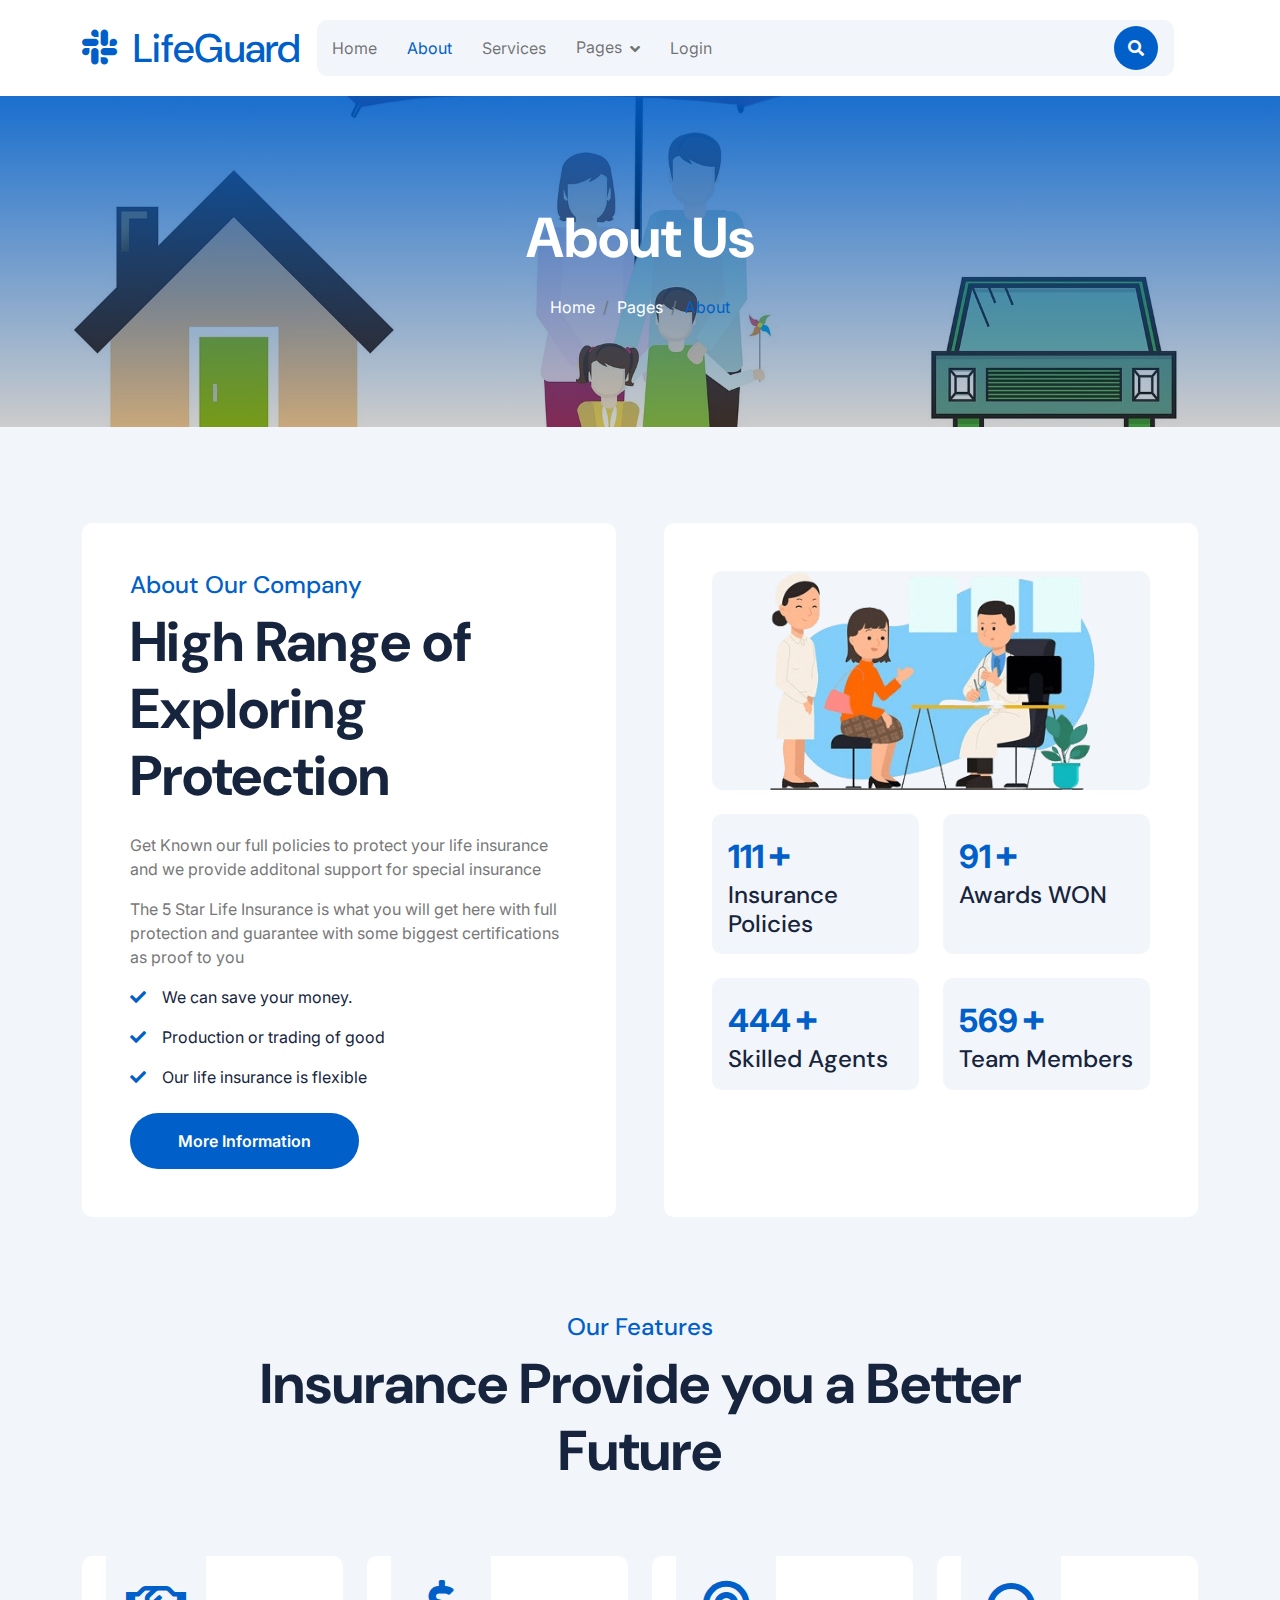
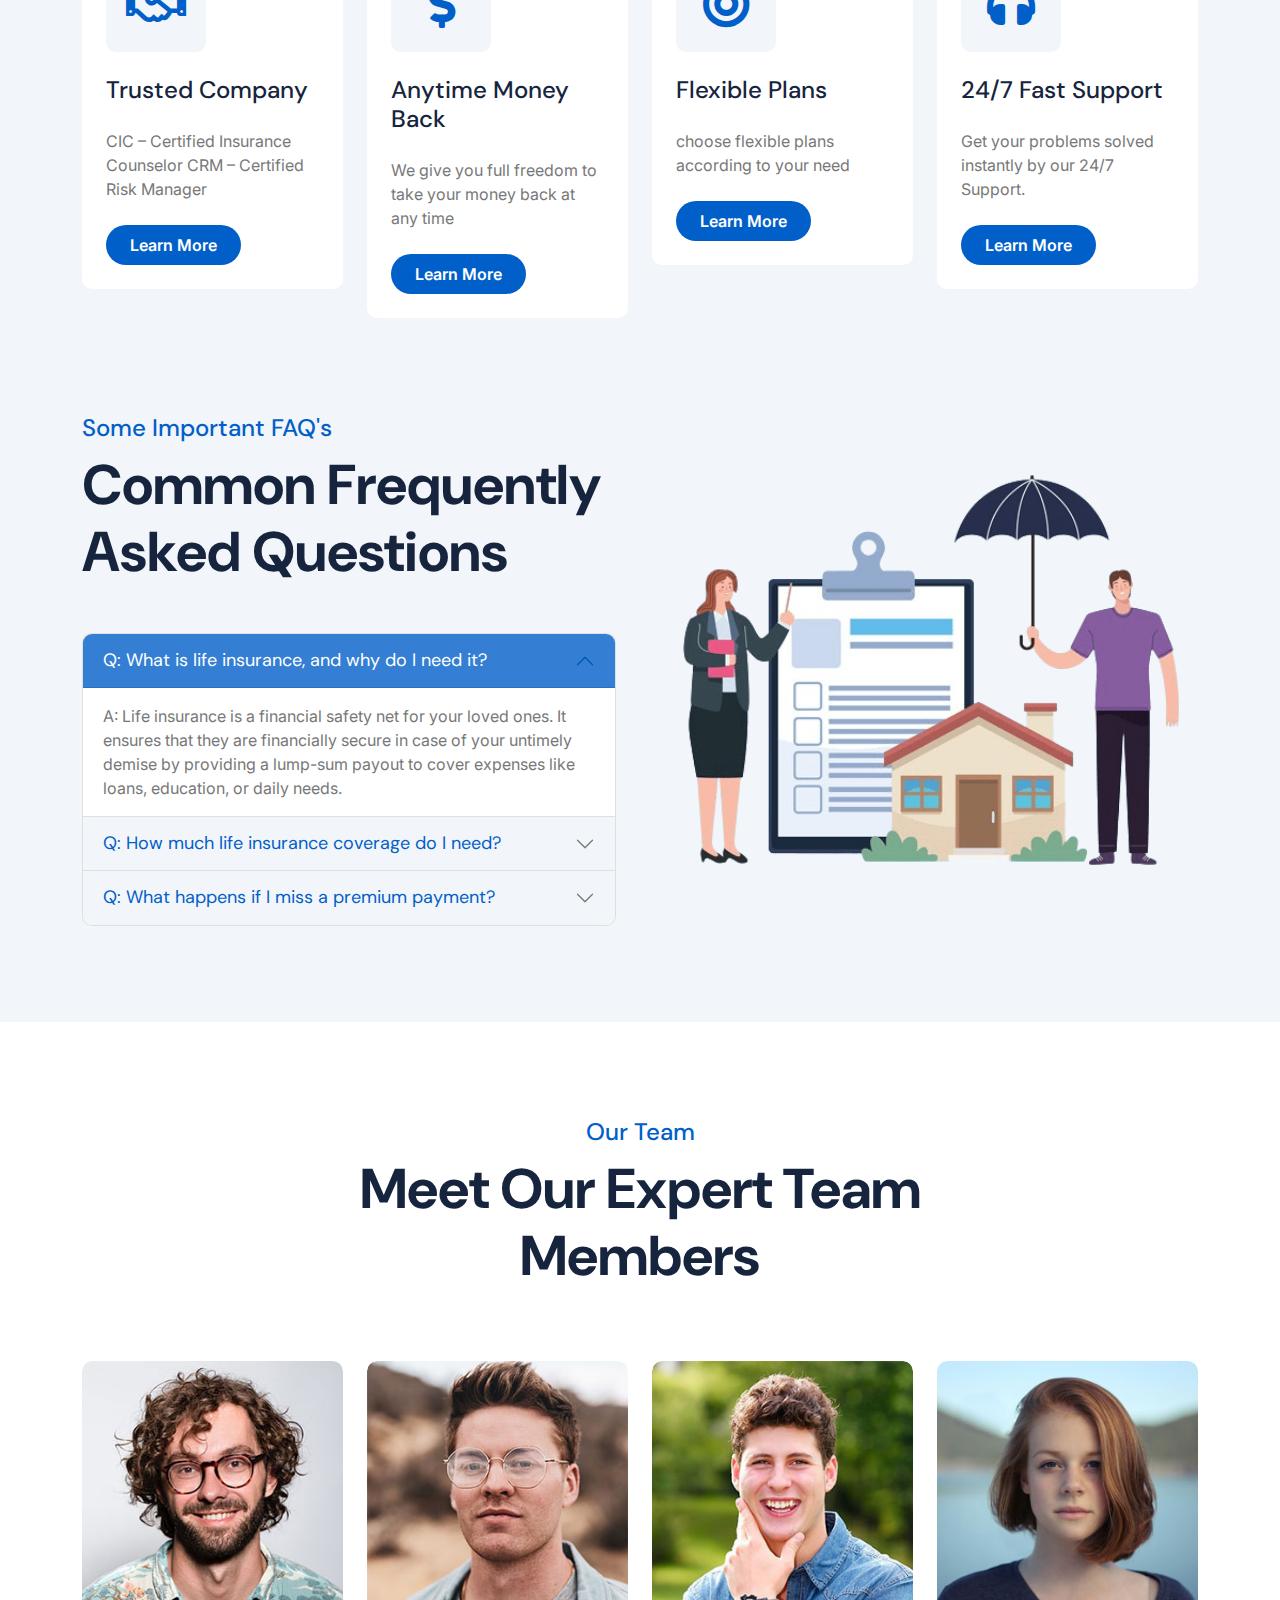
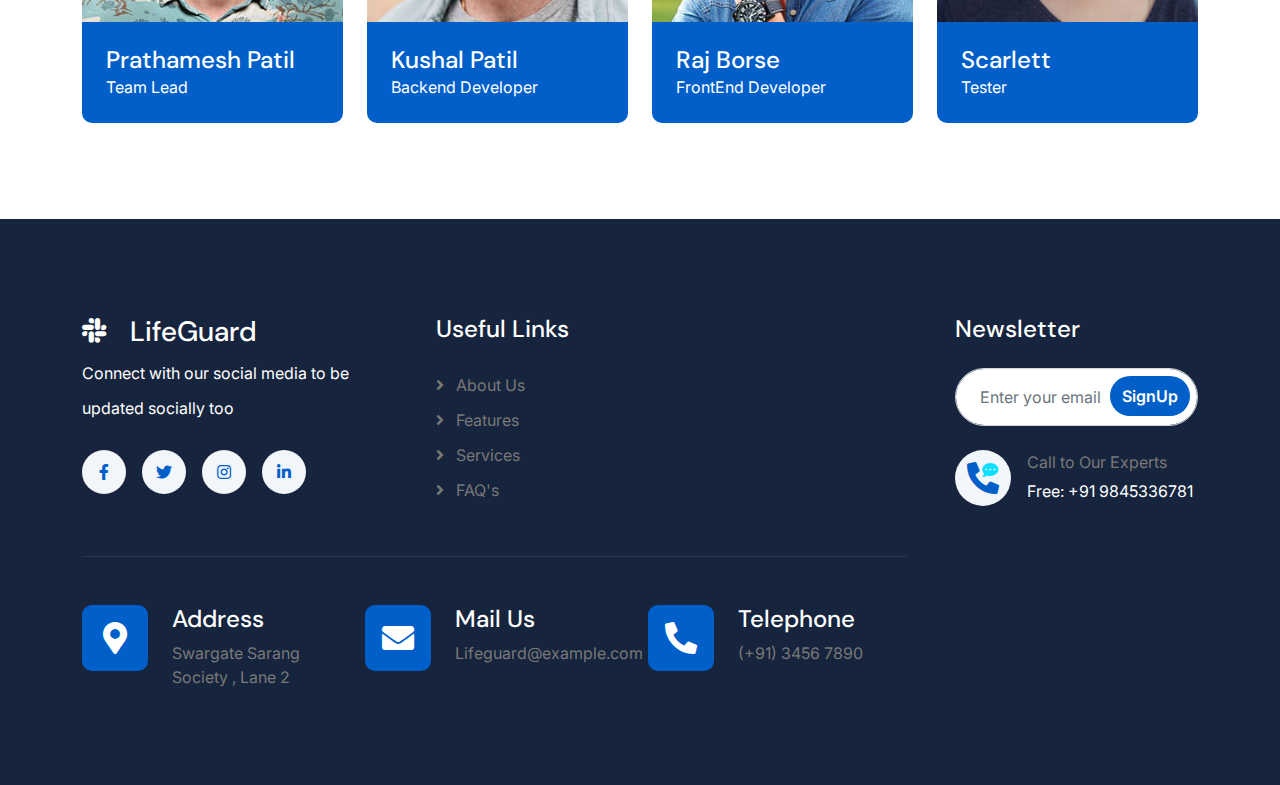
<file: about.html>
<!DOCTYPE html>
<html lang="en">

    <head>
        <meta charset="utf-8">
        <title>LifeGuard</title>
        <meta content="width=device-width, initial-scale=1.0" name="viewport">
        <meta content="" name="keywords">
        <meta content="" name="description">

        <!-- Google Web Fonts -->
        <link rel="preconnect" href="https://fonts.googleapis.com">
        <link rel="preconnect" href="https://fonts.gstatic.com" crossorigin>
        <link href="https://fonts.googleapis.com/css2?family=DM+Sans:ital,opsz,wght@0,9..40,100..1000;1,9..40,100..1000&family=Inter:slnt,wght@-10..0,100..900&display=swap" rel="stylesheet">

        <!-- Icon Font Stylesheet -->
        <link rel="stylesheet" href="https://use.fontawesome.com/releases/v5.15.4/css/all.css"/>
        <link href="https://cdn.jsdelivr.net/npm/bootstrap-icons@1.4.1/font/bootstrap-icons.css" rel="stylesheet">

        <!-- Libraries Stylesheet -->
        
        
        <link href="lib/owlcarousel/assets/owl.carousel.min.css" rel="stylesheet">


        <!-- Customized Bootstrap Stylesheet -->
        <link href="css/bootstrap.min.css" rel="stylesheet">

        <!-- Template Stylesheet -->
        <link href="css/style.css" rel="stylesheet">
    </head>

    <body>

        <!-- Spinner Start -->
        <div id="spinner" class="show bg-white position-fixed translate-middle w-100 vh-100 top-50 start-50 d-flex align-items-center justify-content-center">
            <div class="spinner-border text-primary" style="width: 3rem; height: 3rem;" role="status">
                <span class="sr-only">Loading...</span>
            </div>
        </div>
        <!-- Spinner End -->

        
        <!-- Navbar & Hero Start -->
        <div class="container-fluid nav-bar px-0 px-lg-4 py-lg-0">
            <div class="container">
                <nav class="navbar navbar-expand-lg navbar-light"> 
                    <a href="#" class="navbar-brand p-0">
                        <h1 class="text-primary mb-0"><i class="fab fa-slack me-2"></i> LifeGuard</h1>
                        <!-- <img src="img/logo.png" alt="Logo"> -->
                    </a>
                    <button class="navbar-toggler" type="button" data-bs-toggle="collapse" data-bs-target="#navbarCollapse">
                        <span class="fa fa-bars"></span>
                    </button>
                    <div class="collapse navbar-collapse" id="navbarCollapse">
                        <div class="navbar-nav mx-0 mx-lg-auto">
                            <a href="index.html" class="nav-item nav-link">Home</a>
                            <a href="about.html" class="nav-item nav-link active">About</a>
                            <a href="service.html" class="nav-item nav-link">Services</a>
                            <div class="nav-item dropdown">
                                <a href="#" class="nav-link" data-bs-toggle="dropdown">
                                    <span class="dropdown-toggle">Pages</span>
                                </a>
                                <div class="dropdown-menu">
                                    <a href="feature.html" class="dropdown-item">Our Features</a>
                                    <a href="team.html" class="dropdown-item">Our team</a>
                                    
                                    <a href="FAQ.html" class="dropdown-item">FAQs</a>
                                    
                                </div>
                            </div>
                            <a href="login.html" class="nav-item nav-link">Login</a>
                            <div class="nav-btn px-3">
                                <button class="btn-search btn btn-primary btn-md-square rounded-circle flex-shrink-0" data-bs-toggle="modal" data-bs-target="#searchModal"><i class="fas fa-search"></i></button>
                                
                            </div>
                        </div>
                    </div>
                    <div class="d-none d-xl-flex flex-shrink-0 ps-4">
                        
                        
                    </div>
                </nav>
            </div>
        </div>
        <!-- Navbar & Hero End -->

        <!-- Modal Search Start -->
        <div class="modal fade" id="searchModal" tabindex="-1" aria-labelledby="exampleModalLabel" aria-hidden="true">
            <div class="modal-dialog modal-fullscreen">
                <div class="modal-content rounded-0">
                    <div class="modal-header">
                        <h5 class="modal-title" id="exampleModalLabel">Search by keyword</h5>
                        <button type="button" class="btn-close" data-bs-dismiss="modal" aria-label="Close"></button>
                    </div>
                    <div class="modal-body d-flex align-items-center bg-primary">
                        <div class="input-group w-75 mx-auto d-flex">
                            <input type="search" class="form-control p-3" placeholder="keywords" aria-describedby="search-icon-1">
                            <span id="search-icon-1" class="btn bg-light border nput-group-text p-3"><i class="fa fa-search"></i></span>
                        </div>
                    </div>
                </div>
            </div>
        </div>
        <!-- Modal Search End -->


        <!-- Header Start -->
        <div class="container-fluid bg-breadcrumb">
            <div class="container text-center py-5" style="max-width: 900px;">
                <h4 class="text-white display-4 mb-4 wow fadeInDown" data-wow-delay="0.1s">About Us</h4>
                <ol class="breadcrumb d-flex justify-content-center mb-0 wow fadeInDown" data-wow-delay="0.3s">
                    <li class="breadcrumb-item"><a href="index.html">Home</a></li>
                    <li class="breadcrumb-item"><a href="#">Pages</a></li>
                    <li class="breadcrumb-item active text-primary">About</li>
                </ol>    
            </div>
        </div>
        <!-- Header End -->


        <!-- About Start -->
        <div class="container-fluid bg-light about py-5">
            <div class="container py-5">
                <div class="row g-5">
                    <div class="col-xl-6 wow fadeInLeft" data-wow-delay="0.2s">
                        <div class="about-item-content bg-white rounded p-5 h-100">
                            <h4 class="text-primary">About Our Company</h4>
                            <h1 class="display-4 mb-4">High Range of Exploring Protection</h1>
                            <p>Get Known our full policies to protect your life insurance and we provide additonal support for special insurance
                            </p>
                            <p>The 5 Star Life Insurance is what you will get here with full protection and guarantee with some biggest certifications as proof to you
                            </p>
                            <p class="text-dark"><i class="fa fa-check text-primary me-3"></i>We can save your money.</p>
                            <p class="text-dark"><i class="fa fa-check text-primary me-3"></i>Production or trading of good</p>
                            <p class="text-dark mb-4"><i class="fa fa-check text-primary me-3"></i>Our life insurance is flexible</p>
                            <a class="btn btn-primary rounded-pill py-3 px-5" href="#">More Information</a>
                        </div>
                    </div>
                    <div class="col-xl-6 wow fadeInRight" data-wow-delay="0.2s">
                        <div class="bg-white rounded p-5 h-100">
                            <div class="row g-4 justify-content-center">
                                <div class="col-12">
                                    <div class="rounded bg-light">
                                        <img src="img/about-1.png" class="img-fluid rounded w-100" alt="">
                                    </div>
                                </div>
                                <div class="col-sm-6">
                                    <div class="counter-item bg-light rounded p-3 h-100">
                                        <div class="counter-counting">
                                            <span class="text-primary fs-2 fw-bold" data-toggle="counter-up">111</span>
                                            <span class="h1 fw-bold text-primary">+</span>
                                        </div>
                                        <h4 class="mb-0 text-dark">Insurance Policies</h4>
                                    </div>
                                </div>
                                <div class="col-sm-6">
                                    <div class="counter-item bg-light rounded p-3 h-100">
                                        <div class="counter-counting">
                                            <span class="text-primary fs-2 fw-bold" data-toggle="counter-up">91</span>
                                            <span class="h1 fw-bold text-primary">+</span>
                                        </div>
                                        <h4 class="mb-0 text-dark">Awards WON</h4>
                                    </div>
                                </div>
                                <div class="col-sm-6">
                                    <div class="counter-item bg-light rounded p-3 h-100">
                                        <div class="counter-counting">
                                            <span class="text-primary fs-2 fw-bold" data-toggle="counter-up">444</span>
                                            <span class="h1 fw-bold text-primary">+</span>
                                        </div>
                                        <h4 class="mb-0 text-dark">Skilled Agents</h4>
                                    </div>
                                </div>
                                <div class="col-sm-6">
                                    <div class="counter-item bg-light rounded p-3 h-100">
                                        <div class="counter-counting">
                                            <span class="text-primary fs-2 fw-bold" data-toggle="counter-up">569</span>
                                            <span class="h1 fw-bold text-primary">+</span>
                                        </div>
                                        <h4 class="mb-0 text-dark">Team Members</h4>
                                    </div>
                                </div>
                            </div>
                        </div>
                    </div>
                </div>
            </div>
        </div>
        <!-- About End -->


        <!-- Feature Start -->
        <div class="container-fluid feature bg-light pb-5">
            <div class="container pb-5">
                <div class="text-center mx-auto pb-5 wow fadeInUp" data-wow-delay="0.2s" style="max-width: 800px;">
                    <h4 class="text-primary">Our Features</h4>
                    <h1 class="display-4 mb-4">Insurance Provide you a Better Future</h1>
                    
                </div>
                <div class="row g-4">
                    <div class="col-md-6 col-lg-6 col-xl-3 wow fadeInUp" data-wow-delay="0.2s">
                        <div class="feature-item p-4 pt-0">
                            <div class="feature-icon p-4 mb-4">
                                <i class="far fa-handshake fa-3x"></i>
                            </div>
                            <h4 class="mb-4">Trusted Company</h4>
                            <p class="mb-4">CIC – Certified Insurance Counselor CRM – Certified Risk Manager
                            </p>
                            <a class="btn btn-primary rounded-pill py-2 px-4" href="#">Learn More</a>
                        </div>
                    </div>
                    <div class="col-md-6 col-lg-6 col-xl-3 wow fadeInUp" data-wow-delay="0.4s">
                        <div class="feature-item p-4 pt-0">
                            <div class="feature-icon p-4 mb-4">
                                <i class="fa fa-dollar-sign fa-3x"></i>
                            </div>
                            <h4 class="mb-4">Anytime Money Back</h4>
                            <p class="mb-4">We give you full freedom to take your money back at any time
                            </p>
                            <a class="btn btn-primary rounded-pill py-2 px-4" href="#">Learn More</a>
                        </div>
                    </div>
                    <div class="col-md-6 col-lg-6 col-xl-3 wow fadeInUp" data-wow-delay="0.6s">
                        <div class="feature-item p-4 pt-0">
                            <div class="feature-icon p-4 mb-4">
                                <i class="fa fa-bullseye fa-3x"></i>
                            </div>
                            <h4 class="mb-4">Flexible Plans</h4>
                            <p class="mb-4">choose flexible plans according to your need
                            </p>
                            <a class="btn btn-primary rounded-pill py-2 px-4" href="#">Learn More</a>
                        </div>
                    </div>
                    <div class="col-md-6 col-lg-6 col-xl-3 wow fadeInUp" data-wow-delay="0.8s">
                        <div class="feature-item p-4 pt-0">
                            <div class="feature-icon p-4 mb-4">
                                <i class="fa fa-headphones fa-3x"></i>
                            </div>
                            <h4 class="mb-4">24/7 Fast Support</h4>
                            <p class="mb-4">Get your problems solved instantly by our 24/7 Support.
                            </p>
                            <a class="btn btn-primary rounded-pill py-2 px-4" href="#">Learn More</a>
                        </div>
                    </div>
                </div>
            </div>
        </div>
        <!-- Feature End -->

        <!-- FAQs Start -->
        <div class="container-fluid faq-section bg-light pb-5">
            <div class="container pb-5">
                <div class="row g-5 align-items-center">
                    <div class="col-xl-6 wow fadeInLeft" data-wow-delay="0.2s">
                        <div class="h-100">
                            <div class="mb-5">
                                <h4 class="text-primary">Some Important FAQ's</h4>
                                <h1 class="display-4 mb-0">Common Frequently Asked Questions</h1>
                            </div>
                            <div class="accordion" id="accordionExample">
                                <div class="accordion-item">
                                    <h2 class="accordion-header" id="headingOne">
                                        <button class="accordion-button border-0" type="button" data-bs-toggle="collapse" data-bs-target="#collapseOne" aria-expanded="true" aria-controls="collapseOne">
                                            Q: What is life insurance, and why do I need it?
                                        </button>
                                    </h2>
                                    <div id="collapseOne" class="accordion-collapse collapse show active" aria-labelledby="headingOne" data-bs-parent="#accordionExample">
                                        <div class="accordion-body rounded">
                                            A: Life insurance is a financial safety net for your loved ones. It ensures that they are financially secure in case of your untimely demise by providing a lump-sum payout to cover expenses like loans, education, or daily needs.
                                        </div>
                                    </div>
                                </div>
                                <div class="accordion-item">
                                    <h2 class="accordion-header" id="headingTwo">
                                        <button class="accordion-button collapsed" type="button" data-bs-toggle="collapse" data-bs-target="#collapseTwo" aria-expanded="false" aria-controls="collapseTwo">
                                            Q: How much life insurance coverage do I need?
                                        </button>
                                    </h2>
                                    <div id="collapseTwo" class="accordion-collapse collapse" aria-labelledby="headingTwo" data-bs-parent="#accordionExample">
                                        <div class="accordion-body">
                                            A: The coverage amount depends on factors like your income, debts, family expenses, and financial goals. A general rule is to have a policy worth 10-15 times your annual income.
                                        </div>
                                    </div>
                                </div>
                                <div class="accordion-item">
                                    <h2 class="accordion-header" id="headingThree">
                                        <button class="accordion-button collapsed" type="button" data-bs-toggle="collapse" data-bs-target="#collapseThree" aria-expanded="false" aria-controls="collapseThree">
                                            Q: What happens if I miss a premium payment?
                                        </button>
                                    </h2>
                                    <div id="collapseThree" class="accordion-collapse collapse" aria-labelledby="headingThree" data-bs-parent="#accordionExample">
                                        <div class="accordion-body">
                                            A: Most policies offer a grace period (typically 30 days) to make up for missed payments. If the premium isn’t paid within this period, the policy may lapse, and coverage will cease.
                                        </div>
                                    </div>
                                </div>
                            </div>
                        </div>
                    </div>
                    <div class="col-xl-6 wow fadeInRight" data-wow-delay="0.4s">
                        <img src="img/carousel-2.png" class="img-fluid w-100" alt="">
                    </div>
                </div>
            </div>
        </div>
        <!-- FAQs End -->


        <!-- Team Start -->
        <div class="container-fluid team py-5">
            <div class="container py-5">
                <div class="text-center mx-auto pb-5 wow fadeInUp" data-wow-delay="0.2s" style="max-width: 800px;">
                    <h4 class="text-primary">Our Team</h4>
                    <h1 class="display-4 mb-4">Meet Our Expert Team Members</h1>
                    
                </div>
                <div class="row g-4">
                    <div class="col-md-6 col-lg-6 col-xl-3 wow fadeInUp" data-wow-delay="0.2s">
                        <div class="team-item">
                            <div class="team-img">
                                <img src="img/team-1.jpg" class="img-fluid rounded-top w-100" alt="">
                                
                            </div>
                            <div class="team-title p-4">
                                <h4 class="mb-0">Prathamesh Patil</h4>
                                <p class="mb-0">Team Lead</p>
                            </div>
                        </div>
                    </div>
                    <div class="col-md-6 col-lg-6 col-xl-3 wow fadeInUp" data-wow-delay="0.4s">
                        <div class="team-item">
                            <div class="team-img">
                                <img src="img/team-2.jpg" class="img-fluid rounded-top w-100" alt="">
                                
                            </div>
                            <div class="team-title p-4">
                                <h4 class="mb-0">Kushal Patil</h4>
                                <p class="mb-0">Backend Developer</p>
                            </div>
                        </div>
                    </div>
                    <div class="col-md-6 col-lg-6 col-xl-3 wow fadeInUp" data-wow-delay="0.6s">
                        <div class="team-item">
                            <div class="team-img">
                                <img src="img/team-3.jpg" class="img-fluid rounded-top w-100" alt="">
                                
                            </div>
                            <div class="team-title p-4">
                                <h4 class="mb-0">Raj Borse</h4>
                                <p class="mb-0">FrontEnd Developer</p>
                            </div>
                        </div>
                    </div>
                    <div class="col-md-6 col-lg-6 col-xl-3 wow fadeInUp" data-wow-delay="0.8s">
                        <div class="team-item">
                            <div class="team-img">
                                <img src="img/team-4.jpg" class="img-fluid rounded-top w-100" alt="">

                            </div>
                            <div class="team-title p-4">
                                <h4 class="mb-0">Scarlett </h4>
                                <p class="mb-0">Tester</p>
                            </div>
                        </div>
                    </div>
                </div>
            </div>
        </div>
        <!-- Team End -->


        <!-- Footer Start -->
        <div class="container-fluid footer py-5 wow fadeIn" data-wow-delay="0.2s">
            <div class="container py-5">
                <div class="row g-5">
                    <div class="col-xl-9">
                        <div class="mb-5">
                            <div class="row g-4">
                                <div class="col-md-6 col-lg-6 col-xl-5">
                                    <div class="footer-item">
                                        <a href="index.html" class="p-0">
                                            <h3 class="text-white"><i class="fab fa-slack me-3"></i> LifeGuard</h3>
                                            <!-- <img src="img/logo.png" alt="Logo"> -->
                                        </a>
                                        <p class="text-white mb-4">Connect with our social media to be updated socially too</p>
                                        <div class="footer-btn d-flex">
                                            <a class="btn btn-md-square rounded-circle me-3" href="#"><i class="fab fa-facebook-f"></i></a>
                                            <a class="btn btn-md-square rounded-circle me-3" href="#"><i class="fab fa-twitter"></i></a>
                                            <a class="btn btn-md-square rounded-circle me-3" href="#"><i class="fab fa-instagram"></i></a>
                                            <a class="btn btn-md-square rounded-circle me-0" href="#"><i class="fab fa-linkedin-in"></i></a>
                                        </div>
                                    </div>
                                </div>
                                <div class="col-md-6 col-lg-6 col-xl-3">
                                    <div class="footer-item">
                                        <h4 class="text-white mb-4">Useful Links</h4>
                                        <a href="about.html"><i class="fas fa-angle-right me-2"></i> About Us</a>
                                        <a href="feature.html"><i class="fas fa-angle-right me-2"></i> Features</a>
                                        <a href="service.html"><i class="fas fa-angle-right me-2"></i> Services</a>
                                        <a href="FAQ.html"><i class="fas fa-angle-right me-2"></i> FAQ's</a>
                                    
                                    </div>
                                </div>
                            
                            </div>
                        </div>
                        <div class="pt-5" style="border-top: 1px solid rgba(255, 255, 255, 0.08);">
                            <div class="row g-0">
                                <div class="col-12">
                                    <div class="row g-4">
                                        <div class="col-lg-6 col-xl-4">
                                            <div class="d-flex">
                                                <div class="btn-xl-square bg-primary text-white rounded p-4 me-4">
                                                    <i class="fas fa-map-marker-alt fa-2x"></i>
                                                </div>
                                                <div>
                                                    <h4 class="text-white">Address</h4>
                                                    <p class="mb-0">Swargate Sarang Society , Lane 2</p>
                                                </div>
                                            </div>
                                        </div>
                                        <div class="col-lg-6 col-xl-4">
                                            <div class="d-flex">
                                                <div class="btn-xl-square bg-primary text-white rounded p-4 me-4">
                                                    <i class="fas fa-envelope fa-2x"></i>
                                                </div>
                                                <div>
                                                    <h4 class="text-white">Mail Us</h4>
                                                    <p class="mb-0">Lifeguard@example.com</p>
                                                </div>
                                            </div>
                                        </div>
                                        <div class="col-lg-6 col-xl-4">
                                            <div class="d-flex">
                                                <div class="btn-xl-square bg-primary text-white rounded p-4 me-4">
                                                    <i class="fa fa-phone-alt fa-2x"></i>
                                                </div>
                                                <div>
                                                    <h4 class="text-white">Telephone</h4>
                                                    <p class="mb-0">(+91) 3456 7890</p>
                                                </div>
                                            </div>
                                        </div>
                                    </div>
                                </div>
                            </div>
                        </div>
                    </div>
                    
                    <div class="col-xl-3">
                        <div class="footer-item">
                            <h4 class="text-white mb-4">Newsletter</h4>
                            
                            <div class="position-relative rounded-pill mb-4">
                                <input class="form-control rounded-pill w-100 py-3 ps-4 pe-5" type="text" placeholder="Enter your email">
                                <button type="button" class="btn btn-primary rounded-pill position-absolute top-0 end-0 py-2 mt-2 me-2">SignUp</button>
                            </div>
                            <div class="d-flex flex-shrink-0">
                                <div class="footer-btn">
                                    <a href="#" class="btn btn-lg-square rounded-circle position-relative wow tada" data-wow-delay=".9s">
                                        <i class="fa fa-phone-alt fa-2x"></i>
                                        <div class="position-absolute" style="top: 2px; right: 12px;">
                                            <span><i class="fa fa-comment-dots text-secondary"></i></span>
                                        </div>
                                    </a>
                                </div>
                                <div class="d-flex flex-column ms-3 flex-shrink-0">
                                    <span>Call to Our Experts</span>
                                    <a href="tel:+ 0123 456 7890"><span class="text-white">Free: +91 9845336781</span></a>
                                </div>
                            </div>
                        </div>
                    </div>
                </div>
            </div>
        </div>
        <!-- Footer End -->
        
        


        
        <!-- JavaScript Libraries -->
        <script src="https://ajax.googleapis.com/ajax/libs/jquery/3.6.4/jquery.min.js"></script>
        <script src="https://cdn.jsdelivr.net/npm/bootstrap@5.0.0/dist/js/bootstrap.bundle.min.js"></script>
        
        <script src="lib/owlcarousel/owl.carousel.min.js"></script>
        

        <!-- Template Javascript -->
        <script src="js/main.js"></script>
    </body>

</html>
</file>
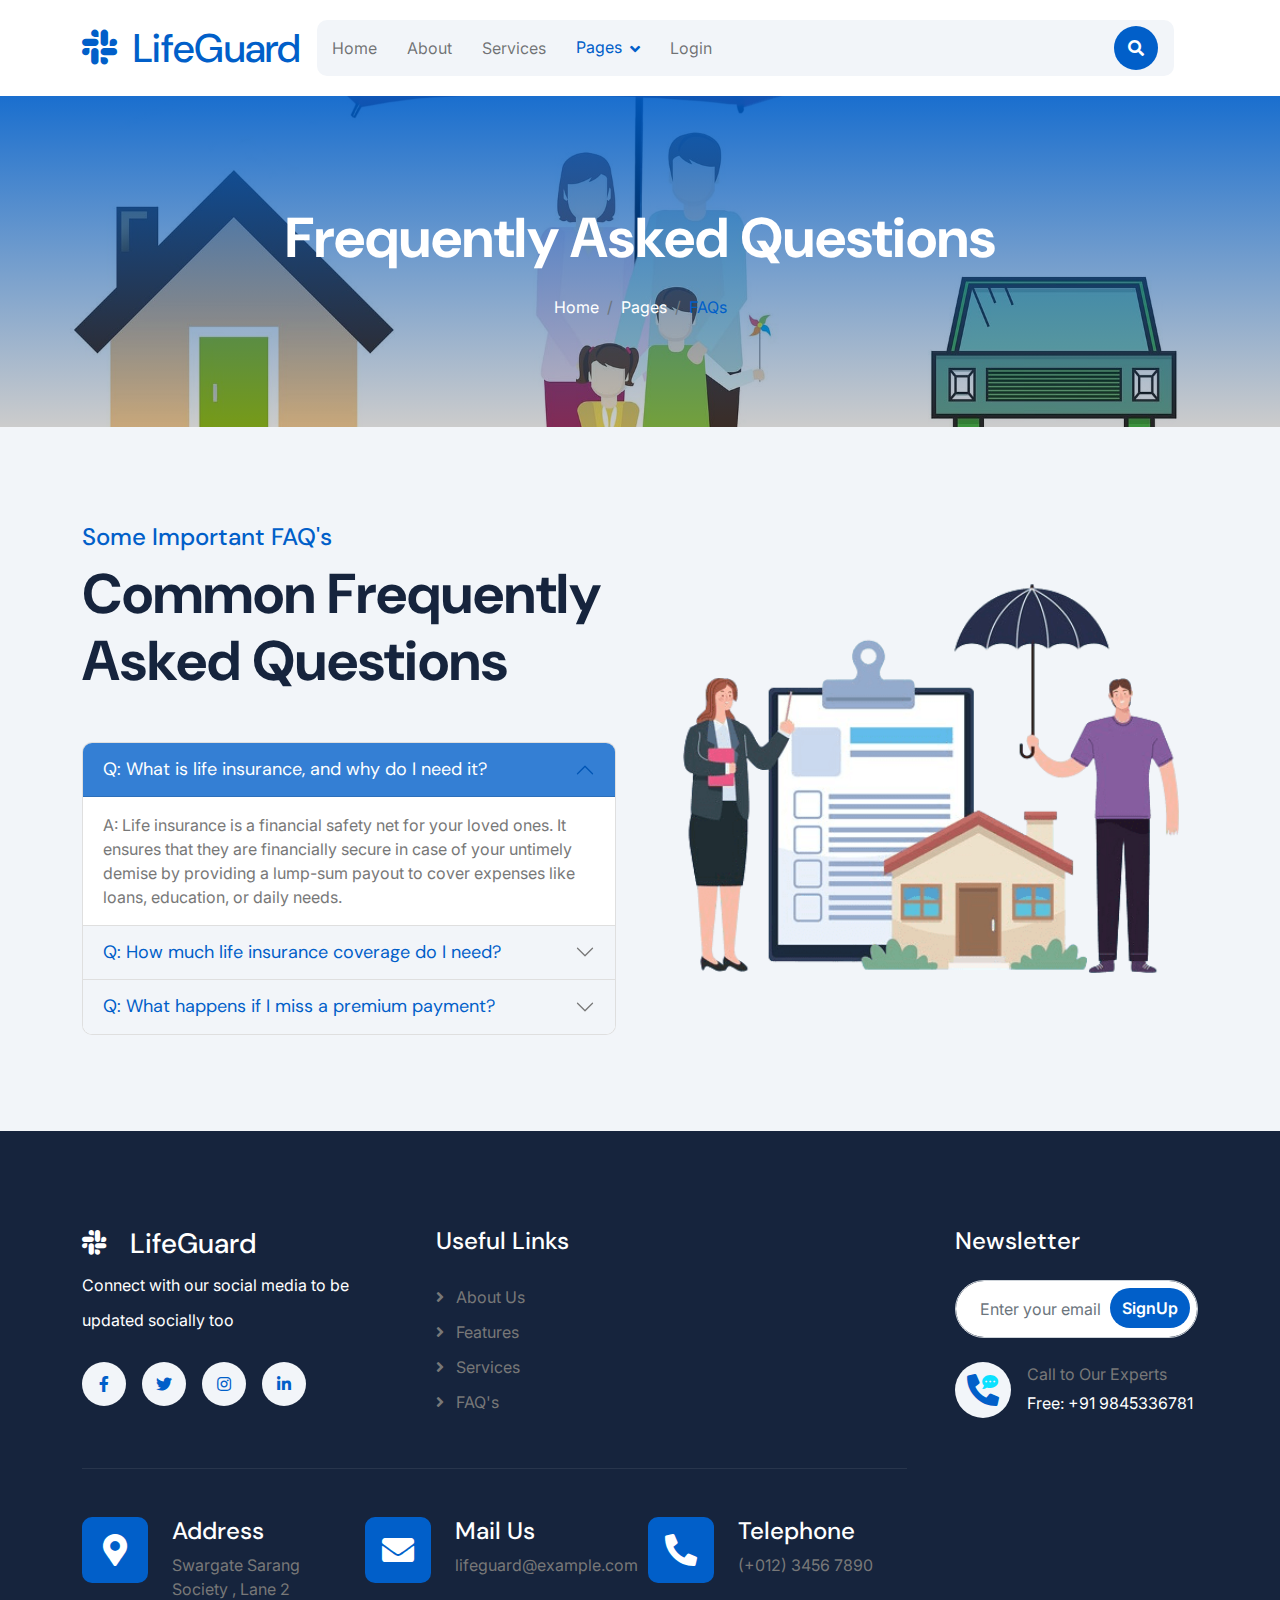
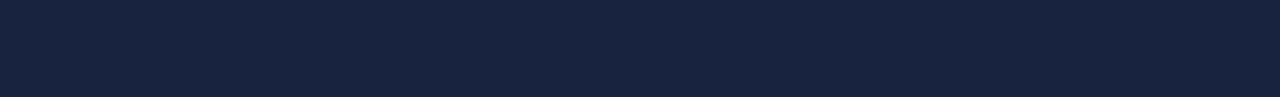
<file: FAQ.html>
<!DOCTYPE html>
<html lang="en">

    <head>
        <meta charset="utf-8">
        <title>LifeGuard</title>
        <meta content="width=device-width, initial-scale=1.0" name="viewport">
        <meta content="" name="keywords">
        <meta content="" name="description">

        <!-- Google Web Fonts -->
        <link rel="preconnect" href="https://fonts.googleapis.com">
        <link rel="preconnect" href="https://fonts.gstatic.com" crossorigin>
        <link href="https://fonts.googleapis.com/css2?family=DM+Sans:ital,opsz,wght@0,9..40,100..1000;1,9..40,100..1000&family=Inter:slnt,wght@-10..0,100..900&display=swap" rel="stylesheet">

        <!-- Icon Font Stylesheet -->
        <link rel="stylesheet" href="https://use.fontawesome.com/releases/v5.15.4/css/all.css"/>
        <link href="https://cdn.jsdelivr.net/npm/bootstrap-icons@1.4.1/font/bootstrap-icons.css" rel="stylesheet">

        <!-- Libraries Stylesheet -->
        
        
        <link href="lib/owlcarousel/assets/owl.carousel.min.css" rel="stylesheet">


        <!-- Customized Bootstrap Stylesheet -->
        <link href="css/bootstrap.min.css" rel="stylesheet">

        <!-- Template Stylesheet -->
        <link href="css/style.css" rel="stylesheet">
    </head>

    <body>

        <!-- Spinner Start -->
        <div id="spinner" class="show bg-white position-fixed translate-middle w-100 vh-100 top-50 start-50 d-flex align-items-center justify-content-center">
            <div class="spinner-border text-primary" style="width: 3rem; height: 3rem;" role="status">
                <span class="sr-only">Loading...</span>
            </div>
        </div>
        <!-- Spinner End -->

        
        <!-- Navbar & Hero Start -->
        <div class="container-fluid nav-bar px-0 px-lg-4 py-lg-0">
            <div class="container">
                <nav class="navbar navbar-expand-lg navbar-light"> 
                    <a href="#" class="navbar-brand p-0">
                        <h1 class="text-primary mb-0"><i class="fab fa-slack me-2"></i> LifeGuard</h1>
                        <!-- <img src="img/logo.png" alt="Logo"> -->
                    </a>
                    <button class="navbar-toggler" type="button" data-bs-toggle="collapse" data-bs-target="#navbarCollapse">
                        <span class="fa fa-bars"></span>
                    </button>
                    <div class="collapse navbar-collapse" id="navbarCollapse">
                        <div class="navbar-nav mx-0 mx-lg-auto">
                            <a href="index.html" class="nav-item nav-link">Home</a>
                            <a href="about.html" class="nav-item nav-link">About</a>
                            <a href="service.html" class="nav-item nav-link">Services</a>
                            
                            <div class="nav-item dropdown active">
                                <a href="#" class="nav-link" data-bs-toggle="dropdown">
                                    <span class="dropdown-toggle">Pages</span>
                                </a>
                                <div class="dropdown-menu">
                                    <a href="feature.html" class="dropdown-item">Our Features</a>
                                    <a href="team.html" class="dropdown-item">Our team</a>
                                    
                                    <a href="FAQ.html" class="dropdown-item active">FAQs</a>
                                    
                                </div>
                            </div>
                            <a href="login.html" class="nav-item nav-link">Login</a>
                            <div class="nav-btn px-3">
                                <button class="btn-search btn btn-primary btn-md-square rounded-circle flex-shrink-0" data-bs-toggle="modal" data-bs-target="#searchModal"><i class="fas fa-search"></i></button>
                                
                            </div>
                        </div>
                    </div>
                    <div class="d-none d-xl-flex flex-shrink-0 ps-4">
                        
                    </div>
                </nav>
            </div>
        </div>
        <!-- Navbar & Hero End -->

        <!-- Modal Search Start -->
        <div class="modal fade" id="searchModal" tabindex="-1" aria-labelledby="exampleModalLabel" aria-hidden="true">
            <div class="modal-dialog modal-fullscreen">
                <div class="modal-content rounded-0">
                    <div class="modal-header">
                        <h5 class="modal-title" id="exampleModalLabel">Search by keyword</h5>
                        <button type="button" class="btn-close" data-bs-dismiss="modal" aria-label="Close"></button>
                    </div>
                    <div class="modal-body d-flex align-items-center bg-primary">
                        <div class="input-group w-75 mx-auto d-flex">
                            <input type="search" class="form-control p-3" placeholder="keywords" aria-describedby="search-icon-1">
                            <span id="search-icon-1" class="btn bg-light border nput-group-text p-3"><i class="fa fa-search"></i></span>
                        </div>
                    </div>
                </div>
            </div>
        </div>
        <!-- Modal Search End -->


        <!-- Header Start -->
        <div class="container-fluid bg-breadcrumb">
            <div class="container text-center py-5" style="max-width: 900px;">
                <h4 class="text-white display-4 mb-4 wow fadeInDown" data-wow-delay="0.1s">Frequently Asked Questions</h4>
                <ol class="breadcrumb d-flex justify-content-center mb-0 wow fadeInDown" data-wow-delay="0.3s">
                    <li class="breadcrumb-item"><a href="index.html">Home</a></li>
                    <li class="breadcrumb-item"><a href="#">Pages</a></li>
                    <li class="breadcrumb-item active text-primary">FAQs</li>
                </ol>    
            </div>
        </div>
        <!-- Header End -->


        <!-- FAQs Start -->
        <div class="container-fluid faq-section bg-light py-5">
            <div class="container py-5">
                <div class="row g-5 align-items-center">
                    <div class="col-xl-6 wow fadeInLeft" data-wow-delay="0.2s">
                        <div class="h-100">
                            <div class="mb-5">
                                <h4 class="text-primary">Some Important FAQ's</h4>
                                <h1 class="display-4 mb-0">Common Frequently Asked Questions</h1>
                            </div>
                            <div class="accordion" id="accordionExample">
                                <div class="accordion-item">
                                    <h2 class="accordion-header" id="headingOne">
                                        <button class="accordion-button border-0" type="button" data-bs-toggle="collapse" data-bs-target="#collapseOne" aria-expanded="true" aria-controls="collapseOne">
                                            Q: What is life insurance, and why do I need it?
                                        </button>
                                    </h2>
                                    <div id="collapseOne" class="accordion-collapse collapse show active" aria-labelledby="headingOne" data-bs-parent="#accordionExample">
                                        <div class="accordion-body rounded">
                                            A: Life insurance is a financial safety net for your loved ones. It ensures that they are financially secure in case of your untimely demise by providing a lump-sum payout to cover expenses like loans, education, or daily needs.
                                        </div>
                                    </div>
                                </div>
                                <div class="accordion-item">
                                    <h2 class="accordion-header" id="headingTwo">
                                        <button class="accordion-button collapsed" type="button" data-bs-toggle="collapse" data-bs-target="#collapseTwo" aria-expanded="false" aria-controls="collapseTwo">
                                            Q:  How much life insurance coverage do I need?
                                        </button>
                                    </h2>
                                    <div id="collapseTwo" class="accordion-collapse collapse" aria-labelledby="headingTwo" data-bs-parent="#accordionExample">
                                        <div class="accordion-body">
                                            A: The coverage amount depends on factors like your income, debts, family expenses, and financial goals. A general rule is to have a policy worth 10-15 times your annual income.
                                        </div>
                                    </div>
                                </div>
                                <div class="accordion-item">
                                    <h2 class="accordion-header" id="headingThree">
                                        <button class="accordion-button collapsed" type="button" data-bs-toggle="collapse" data-bs-target="#collapseThree" aria-expanded="false" aria-controls="collapseThree">
                                            Q: What happens if I miss a premium payment?
                                        </button>
                                    </h2>
                                    <div id="collapseThree" class="accordion-collapse collapse" aria-labelledby="headingThree" data-bs-parent="#accordionExample">
                                        <div class="accordion-body">
                                            A: Most policies offer a grace period (typically 30 days) to make up for missed payments. If the premium isn’t paid within this period, the policy may lapse, and coverage will cease.
                                        </div>
                                    </div>
                                </div>
                            </div>
                        </div>
                    </div>
                    <div class="col-xl-6 wow fadeInRight" data-wow-delay="0.4s">
                        <img src="img/carousel-2.png" class="img-fluid w-100" alt="">
                    </div>
                </div>
            </div>
        </div>
        <!-- FAQs End -->


        <!-- Footer Start -->
        <div class="container-fluid footer py-5 wow fadeIn" data-wow-delay="0.2s">
            <div class="container py-5">
                <div class="row g-5">
                    <div class="col-xl-9">
                        <div class="mb-5">
                            <div class="row g-4">
                                <div class="col-md-6 col-lg-6 col-xl-5">
                                    <div class="footer-item">
                                        <a href="index.html" class="p-0">
                                            <h3 class="text-white"><i class="fab fa-slack me-3"></i> LifeGuard</h3>
                                            <!-- <img src="img/logo.png" alt="Logo"> -->
                                        </a>
                                        <p class="text-white mb-4">Connect with our social media to be updated socially too</p>
                                        <div class="footer-btn d-flex">
                                            <a class="btn btn-md-square rounded-circle me-3" href="#"><i class="fab fa-facebook-f"></i></a>
                                            <a class="btn btn-md-square rounded-circle me-3" href="#"><i class="fab fa-twitter"></i></a>
                                            <a class="btn btn-md-square rounded-circle me-3" href="#"><i class="fab fa-instagram"></i></a>
                                            <a class="btn btn-md-square rounded-circle me-0" href="#"><i class="fab fa-linkedin-in"></i></a>
                                        </div>
                                    </div>
                                </div>
                                <div class="col-md-6 col-lg-6 col-xl-3">
                                    <div class="footer-item">
                                        <h4 class="text-white mb-4">Useful Links</h4>
                                        <a href="about.html"><i class="fas fa-angle-right me-2"></i> About Us</a>
                                        <a href="feature.html"><i class="fas fa-angle-right me-2"></i> Features</a>
                                        <a href="service.html"><i class="fas fa-angle-right me-2"></i> Services</a>
                                        <a href="FAQ.html"><i class="fas fa-angle-right me-2"></i> FAQ's</a>
                                        
                                    </div>
                                </div>
                                
                            </div>
                        </div>
                        <div class="pt-5" style="border-top: 1px solid rgba(255, 255, 255, 0.08);">
                            <div class="row g-0">
                                <div class="col-12">
                                    <div class="row g-4">
                                        <div class="col-lg-6 col-xl-4">
                                            <div class="d-flex">
                                                <div class="btn-xl-square bg-primary text-white rounded p-4 me-4">
                                                    <i class="fas fa-map-marker-alt fa-2x"></i>
                                                </div>
                                                <div>
                                                    <h4 class="text-white">Address</h4>
                                                    <p class="mb-0">Swargate Sarang Society , Lane 2</p>
                                                </div>
                                            </div>
                                        </div>
                                        <div class="col-lg-6 col-xl-4">
                                            <div class="d-flex">
                                                <div class="btn-xl-square bg-primary text-white rounded p-4 me-4">
                                                    <i class="fas fa-envelope fa-2x"></i>
                                                </div>
                                                <div>
                                                    <h4 class="text-white">Mail Us</h4>
                                                    <p class="mb-0">lifeguard@example.com</p>
                                                </div>
                                            </div>
                                        </div>
                                        <div class="col-lg-6 col-xl-4">
                                            <div class="d-flex">
                                                <div class="btn-xl-square bg-primary text-white rounded p-4 me-4">
                                                    <i class="fa fa-phone-alt fa-2x"></i>
                                                </div>
                                                <div>
                                                    <h4 class="text-white">Telephone</h4>
                                                    <p class="mb-0">(+012) 3456 7890</p>
                                                </div>
                                            </div>
                                        </div>
                                    </div>
                                </div>
                            </div>
                        </div>
                    </div>
                    
                    <div class="col-xl-3">
                        <div class="footer-item">
                            <h4 class="text-white mb-4">Newsletter</h4>
                            
                            <div class="position-relative rounded-pill mb-4">
                                <input class="form-control rounded-pill w-100 py-3 ps-4 pe-5" type="text" placeholder="Enter your email">
                                <button type="button" class="btn btn-primary rounded-pill position-absolute top-0 end-0 py-2 mt-2 me-2">SignUp</button>
                            </div>
                            <div class="d-flex flex-shrink-0">
                                <div class="footer-btn">
                                    <a href="#" class="btn btn-lg-square rounded-circle position-relative wow tada" data-wow-delay=".9s">
                                        <i class="fa fa-phone-alt fa-2x"></i>
                                        <div class="position-absolute" style="top: 2px; right: 12px;">
                                            <span><i class="fa fa-comment-dots text-secondary"></i></span>
                                        </div>
                                    </a>
                                </div>
                                <div class="d-flex flex-column ms-3 flex-shrink-0">
                                    <span>Call to Our Experts</span>
                                    <a href="tel:+ 0123 456 7890"><span class="text-white">Free: +91 9845336781</span></a>
                                </div>
                            </div>
                        </div>
                    </div>
                </div>
            </div>
        </div>
        <!-- Footer End -->
        
        
        
        <!-- JavaScript Libraries -->
        <script src="https://ajax.googleapis.com/ajax/libs/jquery/3.6.4/jquery.min.js"></script>
        <script src="https://cdn.jsdelivr.net/npm/bootstrap@5.0.0/dist/js/bootstrap.bundle.min.js"></script>
        
        <script src="lib/owlcarousel/owl.carousel.min.js"></script>
        

        <!-- Template Javascript -->
        <script src="js/main.js"></script>
    </body>

</html>
</file>
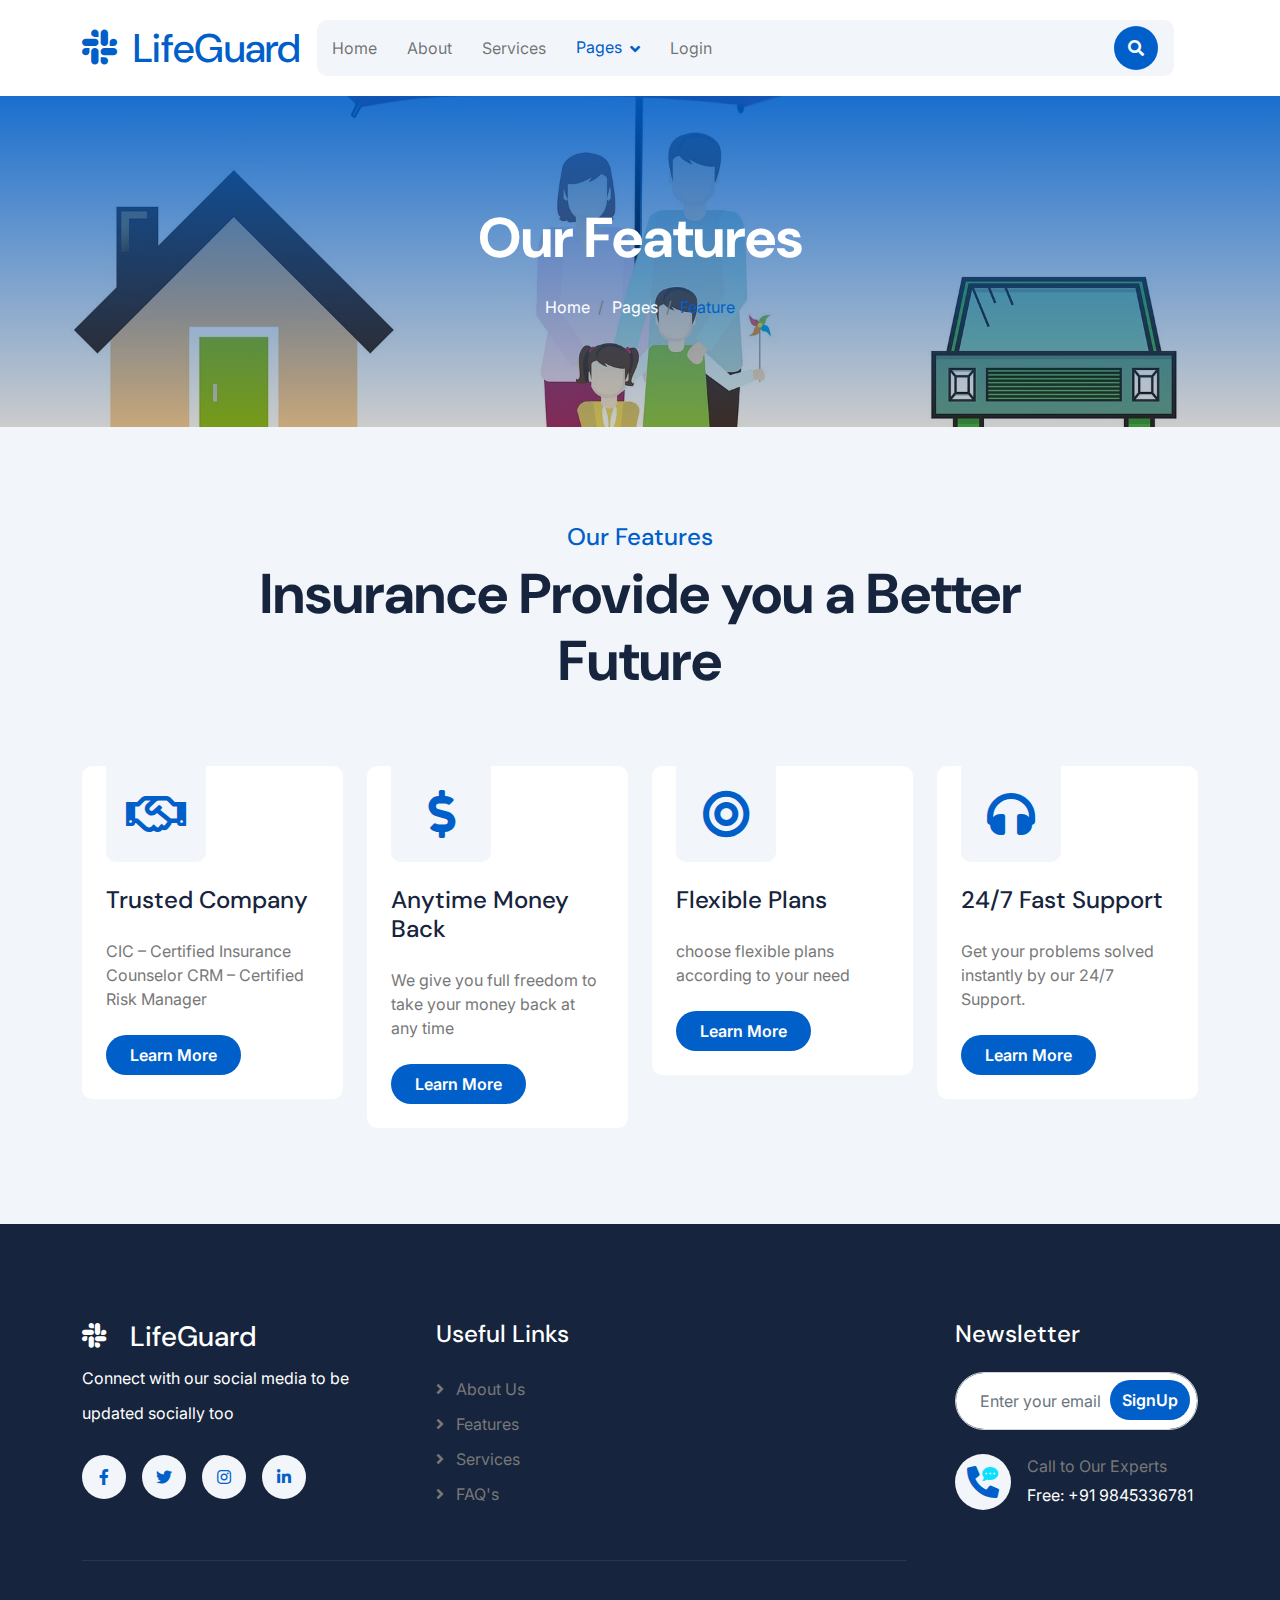
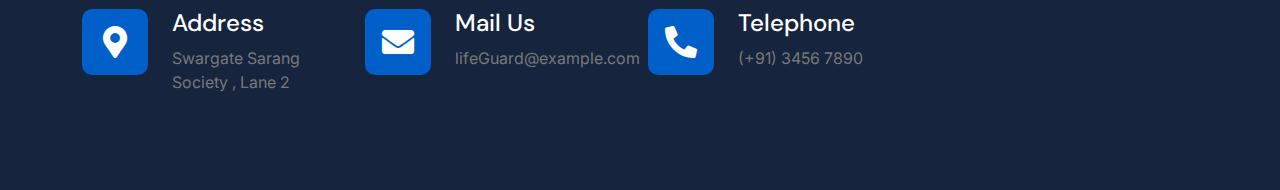
<file: feature.html>
<!DOCTYPE html>
<html lang="en">

    <head>
        <meta charset="utf-8">
        <title>LifeGuard</title>
        <meta content="width=device-width, initial-scale=1.0" name="viewport">
        <meta content="" name="keywords">
        <meta content="" name="description">

        <!-- Google Web Fonts -->
        <link rel="preconnect" href="https://fonts.googleapis.com">
        <link rel="preconnect" href="https://fonts.gstatic.com" crossorigin>
        <link href="https://fonts.googleapis.com/css2?family=DM+Sans:ital,opsz,wght@0,9..40,100..1000;1,9..40,100..1000&family=Inter:slnt,wght@-10..0,100..900&display=swap" rel="stylesheet">

        <!-- Icon Font Stylesheet -->
        <link rel="stylesheet" href="https://use.fontawesome.com/releases/v5.15.4/css/all.css"/>
        <link href="https://cdn.jsdelivr.net/npm/bootstrap-icons@1.4.1/font/bootstrap-icons.css" rel="stylesheet">

        <!-- Libraries Stylesheet -->
        
        
        <link href="lib/owlcarousel/assets/owl.carousel.min.css" rel="stylesheet">


        <!-- Customized Bootstrap Stylesheet -->
        <link href="css/bootstrap.min.css" rel="stylesheet">

        <!-- Template Stylesheet -->
        <link href="css/style.css" rel="stylesheet">
    </head>

    <body>

        <!-- Spinner Start -->
        <div id="spinner" class="show bg-white position-fixed translate-middle w-100 vh-100 top-50 start-50 d-flex align-items-center justify-content-center">
            <div class="spinner-border text-primary" style="width: 3rem; height: 3rem;" role="status">
                <span class="sr-only">Loading...</span>
            </div>
        </div>
        <!-- Spinner End -->

        
        

        <!-- Navbar & Hero Start -->
        <div class="container-fluid nav-bar px-0 px-lg-4 py-lg-0">
            <div class="container">
                <nav class="navbar navbar-expand-lg navbar-light"> 
                    <a href="#" class="navbar-brand p-0">
                        <h1 class="text-primary mb-0"><i class="fab fa-slack me-2"></i> LifeGuard</h1>
                        <!-- <img src="img/logo.png" alt="Logo"> -->
                    </a>
                    <button class="navbar-toggler" type="button" data-bs-toggle="collapse" data-bs-target="#navbarCollapse">
                        <span class="fa fa-bars"></span>
                    </button>
                    <div class="collapse navbar-collapse" id="navbarCollapse">
                        <div class="navbar-nav mx-0 mx-lg-auto">
                            <a href="index.html" class="nav-item nav-link">Home</a>
                            <a href="about.html" class="nav-item nav-link">About</a>
                            <a href="service.html" class="nav-item nav-link">Services</a>
                            
                            <div class="nav-item dropdown active">
                                <a href="#" class="nav-link" data-bs-toggle="dropdown">
                                    <span class="dropdown-toggle">Pages</span>
                                </a>
                                <div class="dropdown-menu">
                                    <a href="feature.html" class="dropdown-item active">Our Features</a>
                                    <a href="team.html" class="dropdown-item">Our team</a>
                                   
                                    <a href="FAQ.html" class="dropdown-item">FAQs</a>
                                    
                                </div>
                            </div>
                            <a href="login.html" class="nav-item nav-link">Login</a>
                            <div class="nav-btn px-3">
                                <button class="btn-search btn btn-primary btn-md-square rounded-circle flex-shrink-0" data-bs-toggle="modal" data-bs-target="#searchModal"><i class="fas fa-search"></i></button>
                                
                            </div>
                        </div>
                    </div>
                    <div class="d-none d-xl-flex flex-shrink-0 ps-4">
                        
                    </div>
                </nav>
            </div>
        </div>
        <!-- Navbar & Hero End -->

        <!-- Modal Search Start -->
        <div class="modal fade" id="searchModal" tabindex="-1" aria-labelledby="exampleModalLabel" aria-hidden="true">
            <div class="modal-dialog modal-fullscreen">
                <div class="modal-content rounded-0">
                    <div class="modal-header">
                        <h5 class="modal-title" id="exampleModalLabel">Search by keyword</h5>
                        <button type="button" class="btn-close" data-bs-dismiss="modal" aria-label="Close"></button>
                    </div>
                    <div class="modal-body d-flex align-items-center bg-primary">
                        <div class="input-group w-75 mx-auto d-flex">
                            <input type="search" class="form-control p-3" placeholder="keywords" aria-describedby="search-icon-1">
                            <span id="search-icon-1" class="btn bg-light border nput-group-text p-3"><i class="fa fa-search"></i></span>
                        </div>
                    </div>
                </div>
            </div>
        </div>
        <!-- Modal Search End -->


        <!-- Header Start -->
        <div class="container-fluid bg-breadcrumb">
            <div class="container text-center py-5" style="max-width: 900px;">
                <h4 class="text-white display-4 mb-4 wow fadeInDown" data-wow-delay="0.1s">Our Features</h4>
                <ol class="breadcrumb d-flex justify-content-center mb-0 wow fadeInDown" data-wow-delay="0.3s">
                    <li class="breadcrumb-item"><a href="index.html">Home</a></li>
                    <li class="breadcrumb-item"><a href="#">Pages</a></li>
                    <li class="breadcrumb-item active text-primary">Feature</li>
                </ol>    
            </div>
        </div>
        <!-- Header End -->


        <!-- Feature Start -->
        <div class="container-fluid feature bg-light py-5">
            <div class="container py-5">
                <div class="text-center mx-auto pb-5 wow fadeInUp" data-wow-delay="0.2s" style="max-width: 800px;">
                    <h4 class="text-primary">Our Features</h4>
                    <h1 class="display-4 mb-4">Insurance Provide you a Better Future</h1>
                    
                </div>
                <div class="row g-4">
                    <div class="col-md-6 col-lg-6 col-xl-3 wow fadeInUp" data-wow-delay="0.2s">
                        <div class="feature-item p-4 pt-0">
                            <div class="feature-icon p-4 mb-4">
                                <i class="far fa-handshake fa-3x"></i>
                            </div>
                            <h4 class="mb-4">Trusted Company</h4>
                            <p class="mb-4">CIC – Certified Insurance Counselor CRM – Certified Risk Manager
                            </p>
                            <a class="btn btn-primary rounded-pill py-2 px-4" href="#">Learn More</a>
                        </div>
                    </div>
                    <div class="col-md-6 col-lg-6 col-xl-3 wow fadeInUp" data-wow-delay="0.4s">
                        <div class="feature-item p-4 pt-0">
                            <div class="feature-icon p-4 mb-4">
                                <i class="fa fa-dollar-sign fa-3x"></i>
                            </div>
                            <h4 class="mb-4">Anytime Money Back</h4>
                            <p class="mb-4">We give you full freedom to take your money back at any time</p>
                            <a class="btn btn-primary rounded-pill py-2 px-4" href="#">Learn More</a>
                        </div>
                    </div>
                    <div class="col-md-6 col-lg-6 col-xl-3 wow fadeInUp" data-wow-delay="0.6s">
                        <div class="feature-item p-4 pt-0">
                            <div class="feature-icon p-4 mb-4">
                                <i class="fa fa-bullseye fa-3x"></i>
                            </div>
                            <h4 class="mb-4">Flexible Plans</h4>
                            <p class="mb-4">choose flexible plans according to your need
                            </p>
                            <a class="btn btn-primary rounded-pill py-2 px-4" href="#">Learn More</a>
                        </div>
                    </div>
                    <div class="col-md-6 col-lg-6 col-xl-3 wow fadeInUp" data-wow-delay="0.8s">
                        <div class="feature-item p-4 pt-0">
                            <div class="feature-icon p-4 mb-4">
                                <i class="fa fa-headphones fa-3x"></i>
                            </div>
                            <h4 class="mb-4">24/7 Fast Support</h4>
                            <p class="mb-4">Get your problems solved instantly by our 24/7 Support.
                            </p>
                            <a class="btn btn-primary rounded-pill py-2 px-4" href="#">Learn More</a>
                        </div>
                    </div>
                </div>
            </div>
        </div>
        <!-- Feature End -->


        <!-- Footer Start -->
        <div class="container-fluid footer py-5 wow fadeIn" data-wow-delay="0.2s">
            <div class="container py-5">
                <div class="row g-5">
                    <div class="col-xl-9">
                        <div class="mb-5">
                            <div class="row g-4">
                                <div class="col-md-6 col-lg-6 col-xl-5">
                                    <div class="footer-item">
                                        <a href="index.html" class="p-0">
                                            <h3 class="text-white"><i class="fab fa-slack me-3"></i> LifeGuard</h3>
                                            <!-- <img src="img/logo.png" alt="Logo"> -->
                                        </a>
                                        <p class="text-white mb-4">Connect with our social media to be updated socially too</p>
                                        <div class="footer-btn d-flex">
                                            <a class="btn btn-md-square rounded-circle me-3" href="#"><i class="fab fa-facebook-f"></i></a>
                                            <a class="btn btn-md-square rounded-circle me-3" href="#"><i class="fab fa-twitter"></i></a>
                                            <a class="btn btn-md-square rounded-circle me-3" href="#"><i class="fab fa-instagram"></i></a>
                                            <a class="btn btn-md-square rounded-circle me-0" href="#"><i class="fab fa-linkedin-in"></i></a>
                                        </div>
                                    </div>
                                </div>
                                <div class="col-md-6 col-lg-6 col-xl-3">
                                    <div class="footer-item">
                                        <h4 class="text-white mb-4">Useful Links</h4>
                                        <a href="about.html"><i class="fas fa-angle-right me-2"></i> About Us</a>
                                        <a href="feature.html"><i class="fas fa-angle-right me-2"></i> Features</a>
                                        <a href="service.html"><i class="fas fa-angle-right me-2"></i> Services</a>
                                        <a href="FAQ.html"><i class="fas fa-angle-right me-2"></i> FAQ's</a>
                                        
                                    </div>
                                </div>
                                
                            </div>
                        </div>
                        <div class="pt-5" style="border-top: 1px solid rgba(255, 255, 255, 0.08);">
                            <div class="row g-0">
                                <div class="col-12">
                                    <div class="row g-4">
                                        <div class="col-lg-6 col-xl-4">
                                            <div class="d-flex">
                                                <div class="btn-xl-square bg-primary text-white rounded p-4 me-4">
                                                    <i class="fas fa-map-marker-alt fa-2x"></i>
                                                </div>
                                                <div>
                                                    <h4 class="text-white">Address</h4>
                                                    <p class="mb-0">Swargate Sarang Society , Lane 2</p>
                                                </div>
                                            </div>
                                        </div>
                                        <div class="col-lg-6 col-xl-4">
                                            <div class="d-flex">
                                                <div class="btn-xl-square bg-primary text-white rounded p-4 me-4">
                                                    <i class="fas fa-envelope fa-2x"></i>
                                                </div>
                                                <div>
                                                    <h4 class="text-white">Mail Us</h4>
                                                    <p class="mb-0">lifeGuard@example.com</p>
                                                </div>
                                            </div>
                                        </div>
                                        <div class="col-lg-6 col-xl-4">
                                            <div class="d-flex">
                                                <div class="btn-xl-square bg-primary text-white rounded p-4 me-4">
                                                    <i class="fa fa-phone-alt fa-2x"></i>
                                                </div>
                                                <div>
                                                    <h4 class="text-white">Telephone</h4>
                                                    <p class="mb-0">(+91) 3456 7890</p>
                                                </div>
                                            </div>
                                        </div>
                                    </div>
                                </div>
                            </div>
                        </div>
                    </div>
                    
                    <div class="col-xl-3">
                        <div class="footer-item">
                            <h4 class="text-white mb-4">Newsletter</h4>
                            
                            <div class="position-relative rounded-pill mb-4">
                                <input class="form-control rounded-pill w-100 py-3 ps-4 pe-5" type="text" placeholder="Enter your email">
                                <button type="button" class="btn btn-primary rounded-pill position-absolute top-0 end-0 py-2 mt-2 me-2">SignUp</button>
                            </div>
                            <div class="d-flex flex-shrink-0">
                                <div class="footer-btn">
                                    <a href="#" class="btn btn-lg-square rounded-circle position-relative wow tada" data-wow-delay=".9s">
                                        <i class="fa fa-phone-alt fa-2x"></i>
                                        <div class="position-absolute" style="top: 2px; right: 12px;">
                                            <span><i class="fa fa-comment-dots text-secondary"></i></span>
                                        </div>
                                    </a>
                                </div>
                                <div class="d-flex flex-column ms-3 flex-shrink-0">
                                    <span>Call to Our Experts</span>
                                    <a href="tel:+ 0123 456 7890"><span class="text-white">Free: +91 9845336781</span></a>
                                </div>
                            </div>
                        </div>
                    </div>
                </div>
            </div>
        </div>
        <!-- Footer End -->
        
    

        
        <!-- JavaScript Libraries -->
        <script src="https://ajax.googleapis.com/ajax/libs/jquery/3.6.4/jquery.min.js"></script>
        <script src="https://cdn.jsdelivr.net/npm/bootstrap@5.0.0/dist/js/bootstrap.bundle.min.js"></script>
        
        <script src="lib/owlcarousel/owl.carousel.min.js"></script>
        

        <!-- Template Javascript -->
        <script src="js/main.js"></script>
    </body>

</html>
</file>
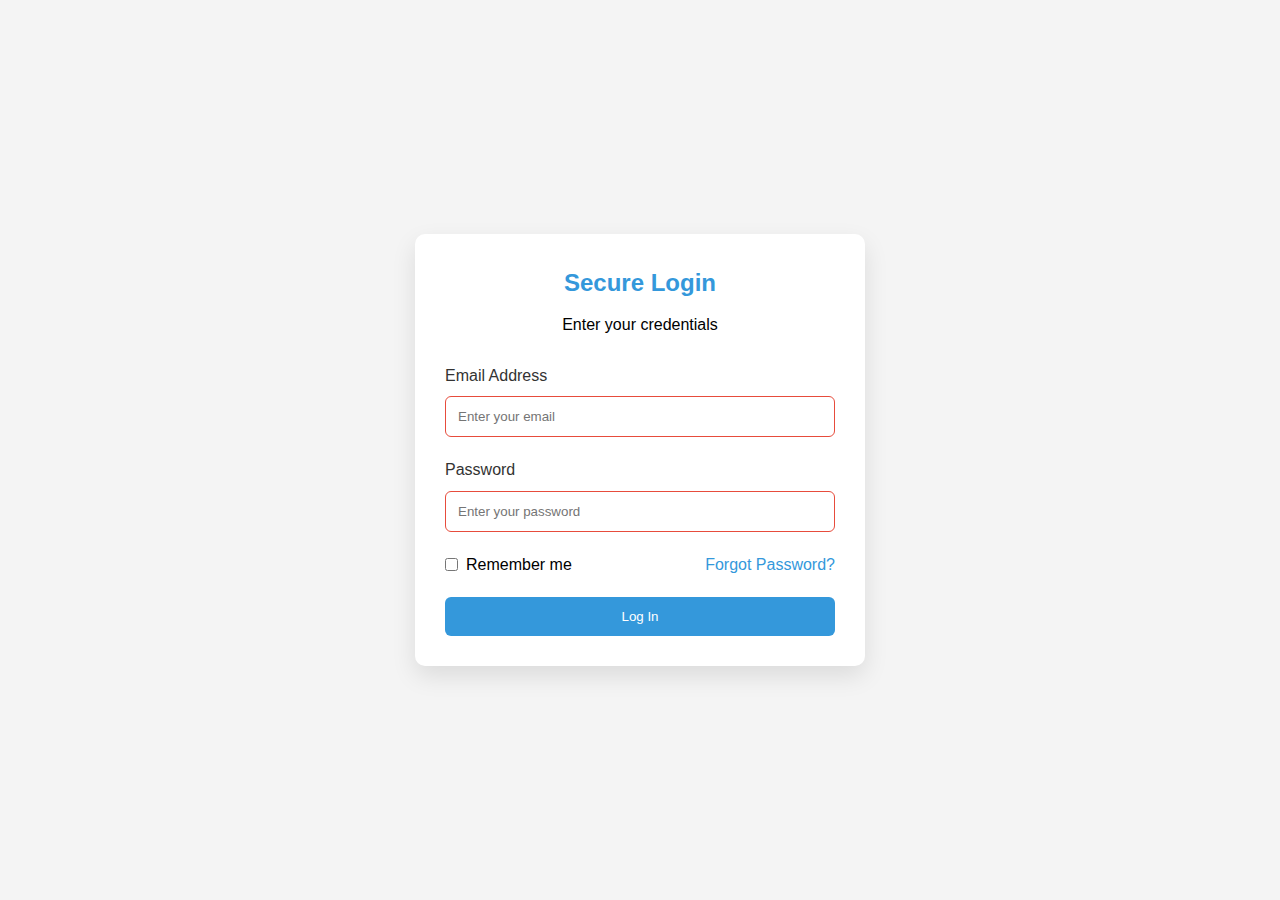
<file: login.html>
<!DOCTYPE html>
<html lang="en">
<head>
    <meta charset="UTF-8">
    <meta name="viewport" content="width=device-width, initial-scale=1.0">
    <title>LifeGuard</title>
    <link rel="stylesheet" href="css/loginform.css">
</head>
<body>
    <div class="login-container">
        <div class="login-header">
            <h2>Secure Login</h2>
            <p>Enter your credentials</p>
        </div>
        <form action="#" method="post">
            <div class="form-group">
                <label for="email">Email Address</label>
                <input 
                    type="email" 
                    id="email" 
                    name="email" 
                    placeholder="Enter your email" 
                    required
                    pattern="[a-z0-9._%+-]+@[a-z0-9.-]+\.[a-z]{2,}$"
                >
                <span class="validation-message">Please enter a valid email address</span>
            </div>
            
            <div class="form-group">
                <label for="password">Password</label>
                <input 
                    type="password" 
                    id="password" 
                    name="password" 
                    placeholder="Enter your password" 
                    required
                    minlength="8"
                    pattern="(?=.*\d)(?=.*[a-z])(?=.*[A-Z]).{8,}"
                    title="Must contain at least one number and one uppercase and lowercase letter, and at least 8 characters"
                >
                <span class="validation-message">Password must be atleast 8 char,with uppercase, lowercase, and no.</span>
            </div>
            
            <div class="remember-forgot">
                <div class="remember-me">
                    <input type="checkbox" id="remember">
                    <label for="remember">Remember me</label>
                </div>
                <a href="#" class="forgot-password">Forgot Password?</a>
            </div>
            
            <button type="submit" class="login-btn">Log In</button>
        </form>
    </div>
</body>
</html>
</file>
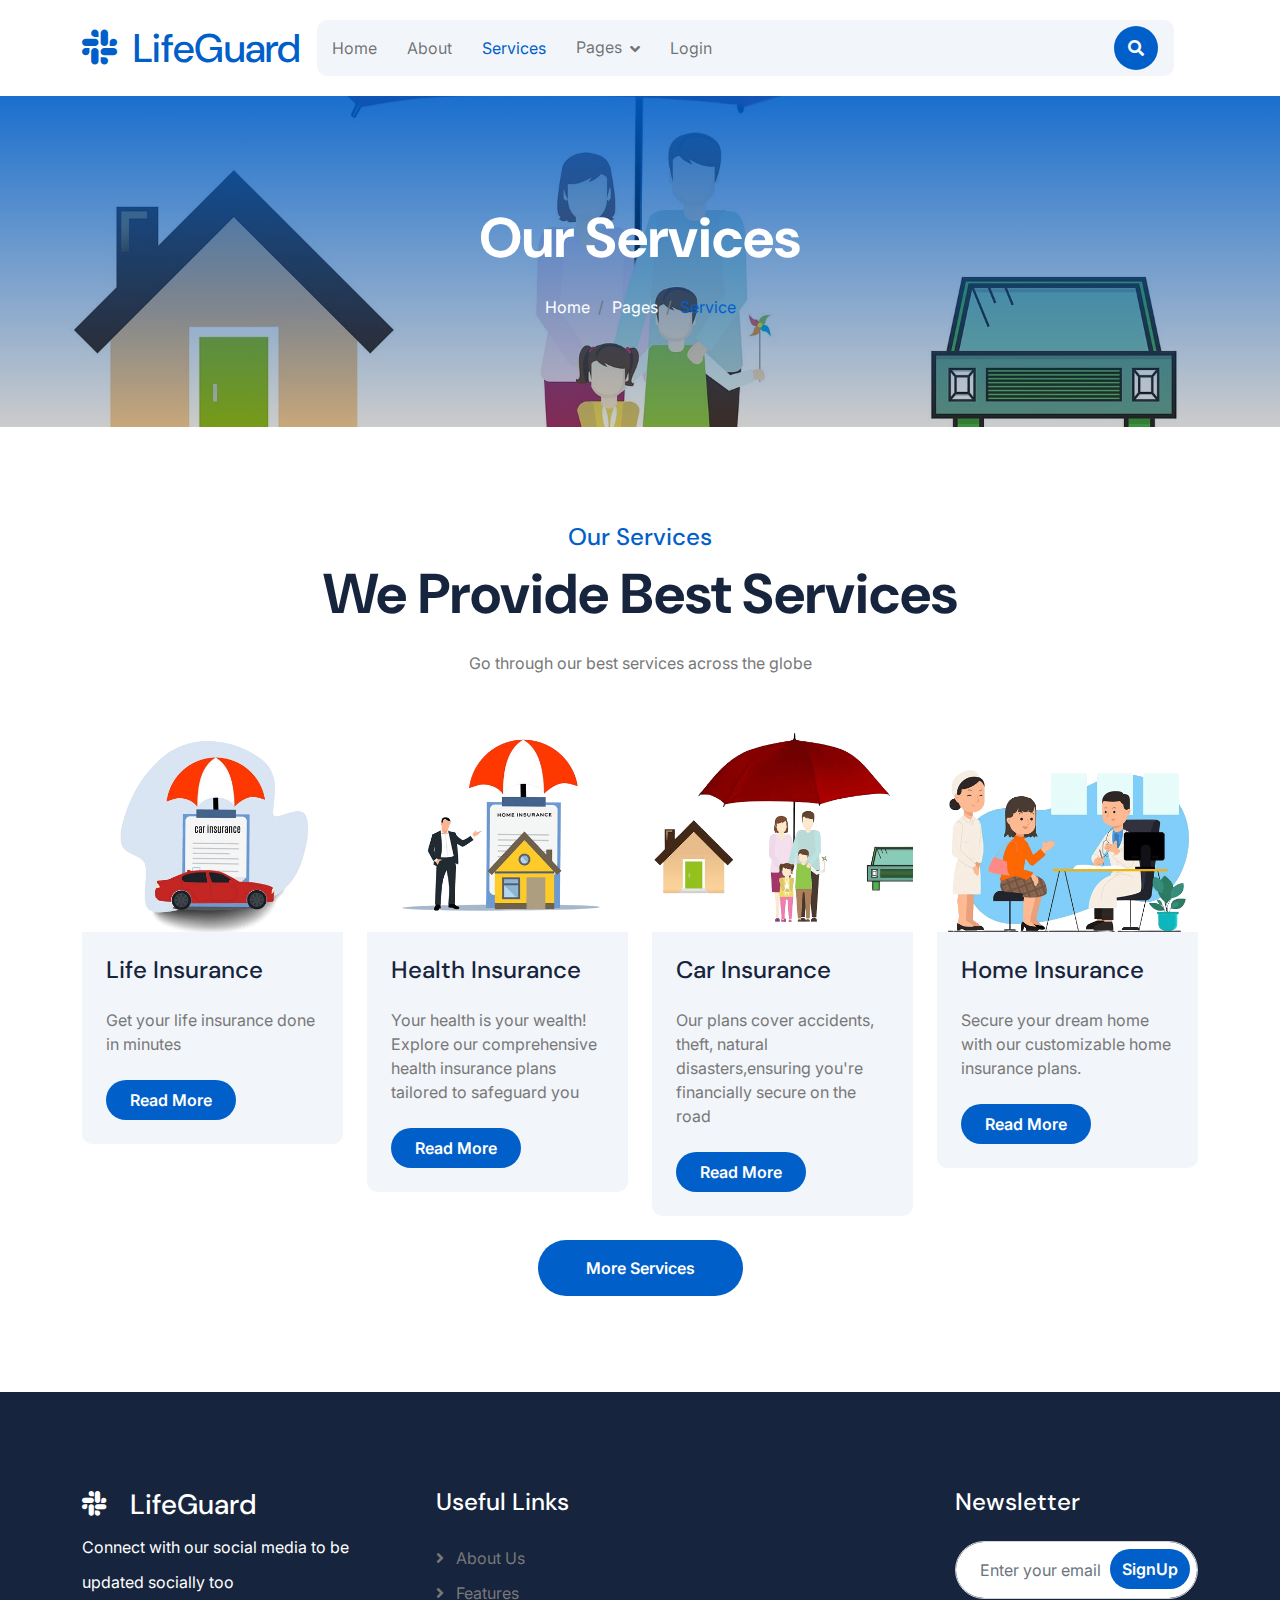
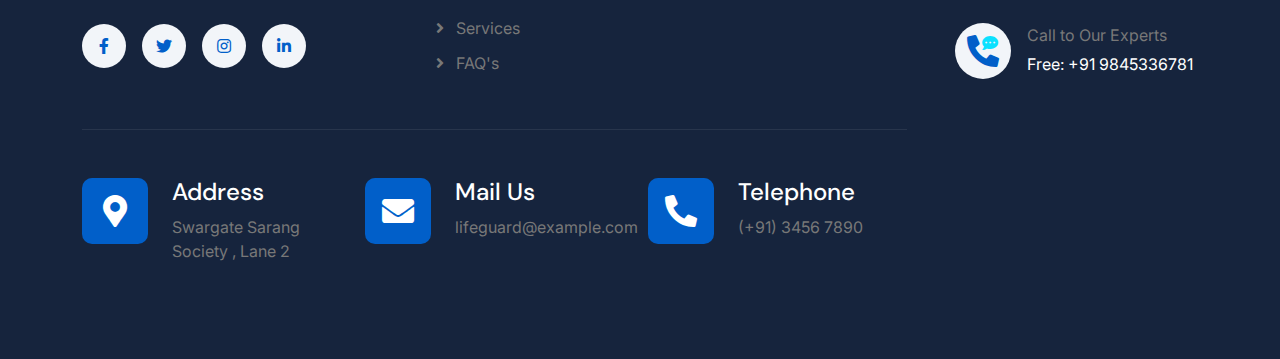
<file: service.html>
<!DOCTYPE html>
<html lang="en">

    <head>
        <meta charset="utf-8">
        <title>LifeGuard</title>
        <meta content="width=device-width, initial-scale=1.0" name="viewport">
        <meta content="" name="keywords">
        <meta content="" name="description">

        <!-- Google Web Fonts -->
        <link rel="preconnect" href="https://fonts.googleapis.com">
        <link rel="preconnect" href="https://fonts.gstatic.com" crossorigin>
        <link href="https://fonts.googleapis.com/css2?family=DM+Sans:ital,opsz,wght@0,9..40,100..1000;1,9..40,100..1000&family=Inter:slnt,wght@-10..0,100..900&display=swap" rel="stylesheet">

        <!-- Icon Font Stylesheet -->
        <link rel="stylesheet" href="https://use.fontawesome.com/releases/v5.15.4/css/all.css"/>
        <link href="https://cdn.jsdelivr.net/npm/bootstrap-icons@1.4.1/font/bootstrap-icons.css" rel="stylesheet">

        <!-- Libraries Stylesheet -->
        
        <link href="lib/owlcarousel/assets/owl.carousel.min.css" rel="stylesheet">


        <!-- Customized Bootstrap Stylesheet -->
        <link href="css/bootstrap.min.css" rel="stylesheet">

        <!-- Template Stylesheet -->
        <link href="css/style.css" rel="stylesheet">
    </head>

    <body>

        <!-- Spinner Start -->
        <div id="spinner" class="show bg-white position-fixed translate-middle w-100 vh-100 top-50 start-50 d-flex align-items-center justify-content-center">
            <div class="spinner-border text-primary" style="width: 3rem; height: 3rem;" role="status">
                <span class="sr-only">Loading...</span>
            </div>
        </div>
        <!-- Spinner End -->

        <!-- Navbar & Hero Start -->
        <div class="container-fluid nav-bar px-0 px-lg-4 py-lg-0">
            <div class="container">
                <nav class="navbar navbar-expand-lg navbar-light"> 
                    <a href="#" class="navbar-brand p-0">
                        <h1 class="text-primary mb-0"><i class="fab fa-slack me-2"></i> LifeGuard</h1>
                        <!-- <img src="img/logo.png" alt="Logo"> -->
                    </a>
                    <button class="navbar-toggler" type="button" data-bs-toggle="collapse" data-bs-target="#navbarCollapse">
                        <span class="fa fa-bars"></span>
                    </button>
                    <div class="collapse navbar-collapse" id="navbarCollapse">
                        <div class="navbar-nav mx-0 mx-lg-auto">
                            <a href="index.html" class="nav-item nav-link">Home</a>
                            <a href="about.html" class="nav-item nav-link">About</a>
                            <a href="service.html" class="nav-item nav-link active">Services</a>
                            
                            <div class="nav-item dropdown">
                                <a href="#" class="nav-link" data-bs-toggle="dropdown">
                                    <span class="dropdown-toggle">Pages</span>
                                </a>
                                <div class="dropdown-menu">
                                    <a href="feature.html" class="dropdown-item">Our Features</a>
                                    <a href="team.html" class="dropdown-item">Our team</a>
                                    
                                    <a href="FAQ.html" class="dropdown-item">FAQs</a>
                                    
                                </div>
                            </div>
                            <a href="login.html" class="nav-item nav-link">Login</a>
                            
                            <div class="nav-btn px-3">
                                <button class="btn-search btn btn-primary btn-md-square rounded-circle flex-shrink-0" data-bs-toggle="modal" data-bs-target="#searchModal"><i class="fas fa-search"></i></button>
                                
                            </div>
                        </div>
                    </div>
                    <div class="d-none d-xl-flex flex-shrink-0 ps-4">
                       
                    </div>
                </nav>
            </div>
        </div>
        <!-- Navbar & Hero End -->

        <!-- Modal Search Start -->
        <div class="modal fade" id="searchModal" tabindex="-1" aria-labelledby="exampleModalLabel" aria-hidden="true">
            <div class="modal-dialog modal-fullscreen">
                <div class="modal-content rounded-0">
                    <div class="modal-header">
                        <h5 class="modal-title" id="exampleModalLabel">Search by keyword</h5>
                        <button type="button" class="btn-close" data-bs-dismiss="modal" aria-label="Close"></button>
                    </div>
                    <div class="modal-body d-flex align-items-center bg-primary">
                        <div class="input-group w-75 mx-auto d-flex">
                            <input type="search" class="form-control p-3" placeholder="keywords" aria-describedby="search-icon-1">
                            <span id="search-icon-1" class="btn bg-light border nput-group-text p-3"><i class="fa fa-search"></i></span>
                        </div>
                    </div>
                </div>
            </div>
        </div>
        <!-- Modal Search End -->


        <!-- Header Start -->
        <div class="container-fluid bg-breadcrumb">
            <div class="container text-center py-5" style="max-width: 900px;">
                <h4 class="text-white display-4 mb-4 wow fadeInDown" data-wow-delay="0.1s">Our Services</h4>
                <ol class="breadcrumb d-flex justify-content-center mb-0 wow fadeInDown" data-wow-delay="0.3s">
                    <li class="breadcrumb-item"><a href="index.html">Home</a></li>
                    <li class="breadcrumb-item"><a href="#">Pages</a></li>
                    <li class="breadcrumb-item active text-primary">Service</li>
                </ol>    
            </div>
        </div>
        <!-- Header End -->


        <!-- Service Start -->
        <div class="container-fluid service py-5">
            <div class="container py-5">
                <div class="text-center mx-auto pb-5 wow fadeInUp" data-wow-delay="0.2s" style="max-width: 800px;">
                    <h4 class="text-primary">Our Services</h4>
                    <h1 class="display-4 mb-4">We Provide Best Services</h1>
                    <p class="mb-0">Go through our best services across the globe
                    </p>
                </div>
                <div class="row g-4 justify-content-center">
                    <div class="col-md-6 col-lg-6 col-xl-3 wow fadeInUp" data-wow-delay="0.2s">
                        <div class="service-item">
                            <div class="service-img">
                                <img src="img/blog-1.png" class="img-fluid rounded-top w-100" alt="">
                                
                            </div>
                            <div class="service-content p-4">
                                <div class="service-content-inner">
                                    <a href="#" class="d-inline-block h4 mb-4">Life Insurance</a>
                                    <p class="mb-4">Get your life insurance done in minutes</p>
                                    <a class="btn btn-primary rounded-pill py-2 px-4" href="#">Read More</a>
                                </div>
                            </div>
                        </div>
                    </div>
                    <div class="col-md-6 col-lg-6 col-xl-3 wow fadeInUp" data-wow-delay="0.4s">
                        <div class="service-item">
                            <div class="service-img">
                                <img src="img/blog-2.png" class="img-fluid rounded-top w-100" alt="">
                                
                            </div>
                            <div class="service-content p-4">
                                <div class="service-content-inner">
                                    <a href="#" class="d-inline-block h4 mb-4">Health Insurance</a>
                                    <p class="mb-4">Your health is your wealth! Explore our comprehensive health insurance plans tailored to safeguard you</p>
                                    <a class="btn btn-primary rounded-pill py-2 px-4" href="#">Read More</a>
                                </div>
                            </div>
                        </div>
                    </div>
                    <div class="col-md-6 col-lg-6 col-xl-3 wow fadeInUp" data-wow-delay="0.6s">
                        <div class="service-item">
                            <div class="service-img">
                                <img src="img/blog-3.png" class="img-fluid rounded-top w-100" alt="">
                                
                            </div>
                            <div class="service-content p-4">
                                <div class="service-content-inner">
                                    <a href="#" class="d-inline-block h4 mb-4">Car Insurance</a>
                                    <p class="mb-4">Our plans cover accidents, theft, natural disasters,ensuring you're financially secure on the road</p>
                                    <a class="btn btn-primary rounded-pill py-2 px-4" href="#">Read More</a>
                                </div>
                            </div>
                        </div>
                    </div>
                    <div class="col-md-6 col-lg-6 col-xl-3 wow fadeInUp" data-wow-delay="0.8s">
                        <div class="service-item">
                            <div class="service-img">
                                <img src="img/blog-4.png" class="img-fluid rounded-top w-100" alt="">
                                
                            </div>
                            <div class="service-content p-4">
                                <div class="service-content-inner">
                                    <a href="#" class="d-inline-block h4 mb-4">Home Insurance</a>
                                    <p class="mb-4">Secure your dream home with our customizable home insurance plans.</p>
                                    <a class="btn btn-primary rounded-pill py-2 px-4" href="#">Read More</a>
                                </div>
                            </div>
                        </div>
                    </div>
                    <div class="col-12 text-center wow fadeInUp" data-wow-delay="0.2s">
                        <a class="btn btn-primary rounded-pill py-3 px-5" href="#">More Services</a>
                    </div>
                </div>
            </div>
        </div>
        <!-- Service End -->


        
                

        <!-- Footer Start -->
        <div class="container-fluid footer py-5 wow fadeIn" data-wow-delay="0.2s">
            <div class="container py-5">
                <div class="row g-5">
                    <div class="col-xl-9">
                        <div class="mb-5">
                            <div class="row g-4">
                                <div class="col-md-6 col-lg-6 col-xl-5">
                                    <div class="footer-item">
                                        <a href="index.html" class="p-0">
                                            <h3 class="text-white"><i class="fab fa-slack me-3"></i> LifeGuard</h3>
                                            <!-- <img src="img/logo.png" alt="Logo"> -->
                                        </a>
                                        <p class="text-white mb-4">Connect with our social media to be updated socially too</p>
                                        <div class="footer-btn d-flex">
                                            <a class="btn btn-md-square rounded-circle me-3" href="#"><i class="fab fa-facebook-f"></i></a>
                                            <a class="btn btn-md-square rounded-circle me-3" href="#"><i class="fab fa-twitter"></i></a>
                                            <a class="btn btn-md-square rounded-circle me-3" href="#"><i class="fab fa-instagram"></i></a>
                                            <a class="btn btn-md-square rounded-circle me-0" href="#"><i class="fab fa-linkedin-in"></i></a>
                                        </div>
                                    </div>
                                </div>
                                <div class="col-md-6 col-lg-6 col-xl-3">
                                    <div class="footer-item">
                                        <h4 class="text-white mb-4">Useful Links</h4>
                                        <a href="about.html"><i class="fas fa-angle-right me-2"></i> About Us</a>
                                        <a href="feature.html"><i class="fas fa-angle-right me-2"></i> Features</a>
                                        <a href="service.html"><i class="fas fa-angle-right me-2"></i> Services</a>
                                        <a href="FAQ.html"><i class="fas fa-angle-right me-2"></i> FAQ's</a>
                                        
                                    </div>
                                </div>
                                
                            </div>
                        </div>
                        <div class="pt-5" style="border-top: 1px solid rgba(255, 255, 255, 0.08);">
                            <div class="row g-0">
                                <div class="col-12">
                                    <div class="row g-4">
                                        <div class="col-lg-6 col-xl-4">
                                            <div class="d-flex">
                                                <div class="btn-xl-square bg-primary text-white rounded p-4 me-4">
                                                    <i class="fas fa-map-marker-alt fa-2x"></i>
                                                </div>
                                                <div>
                                                    <h4 class="text-white">Address</h4>
                                                    <p class="mb-0">Swargate Sarang Society , Lane 2</p>
                                                </div>
                                            </div>
                                        </div>
                                        <div class="col-lg-6 col-xl-4">
                                            <div class="d-flex">
                                                <div class="btn-xl-square bg-primary text-white rounded p-4 me-4">
                                                    <i class="fas fa-envelope fa-2x"></i>
                                                </div>
                                                <div>
                                                    <h4 class="text-white">Mail Us</h4>
                                                    <p class="mb-0">lifeguard@example.com</p>
                                                </div>
                                            </div>
                                        </div>
                                        <div class="col-lg-6 col-xl-4">
                                            <div class="d-flex">
                                                <div class="btn-xl-square bg-primary text-white rounded p-4 me-4">
                                                    <i class="fa fa-phone-alt fa-2x"></i>
                                                </div>
                                                <div>
                                                    <h4 class="text-white">Telephone</h4>
                                                    <p class="mb-0">(+91) 3456 7890</p>
                                                </div>
                                            </div>
                                        </div>
                                    </div>
                                </div>
                            </div>
                        </div>
                    </div>
                    
                    <div class="col-xl-3">
                        <div class="footer-item">
                            <h4 class="text-white mb-4">Newsletter</h4>
                            
                            <div class="position-relative rounded-pill mb-4">
                                <input class="form-control rounded-pill w-100 py-3 ps-4 pe-5" type="text" placeholder="Enter your email">
                                <button type="button" class="btn btn-primary rounded-pill position-absolute top-0 end-0 py-2 mt-2 me-2">SignUp</button>
                            </div>
                            <div class="d-flex flex-shrink-0">
                                <div class="footer-btn">
                                    <a href="#" class="btn btn-lg-square rounded-circle position-relative wow tada" data-wow-delay=".9s">
                                        <i class="fa fa-phone-alt fa-2x"></i>
                                        <div class="position-absolute" style="top: 2px; right: 12px;">
                                            <span><i class="fa fa-comment-dots text-secondary"></i></span>
                                        </div>
                                    </a>
                                </div>
                                <div class="d-flex flex-column ms-3 flex-shrink-0">
                                    <span>Call to Our Experts</span>
                                    <a href="tel:+ 0123 456 7890"><span class="text-white">Free: +91 9845336781</span></a>
                                </div>
                            </div>
                        </div>
                    </div>
                </div>
            </div>
        </div>
        <!-- Footer End -->
        
          

        
        <!-- JavaScript Libraries -->
        <script src="https://ajax.googleapis.com/ajax/libs/jquery/3.6.4/jquery.min.js"></script>
        <script src="https://cdn.jsdelivr.net/npm/bootstrap@5.0.0/dist/js/bootstrap.bundle.min.js"></script>
        
        
        <script src="lib/owlcarousel/owl.carousel.min.js"></script>
        

        <!-- Template Javascript -->
        <script src="js/main.js"></script>
    </body>

</html>
</file>
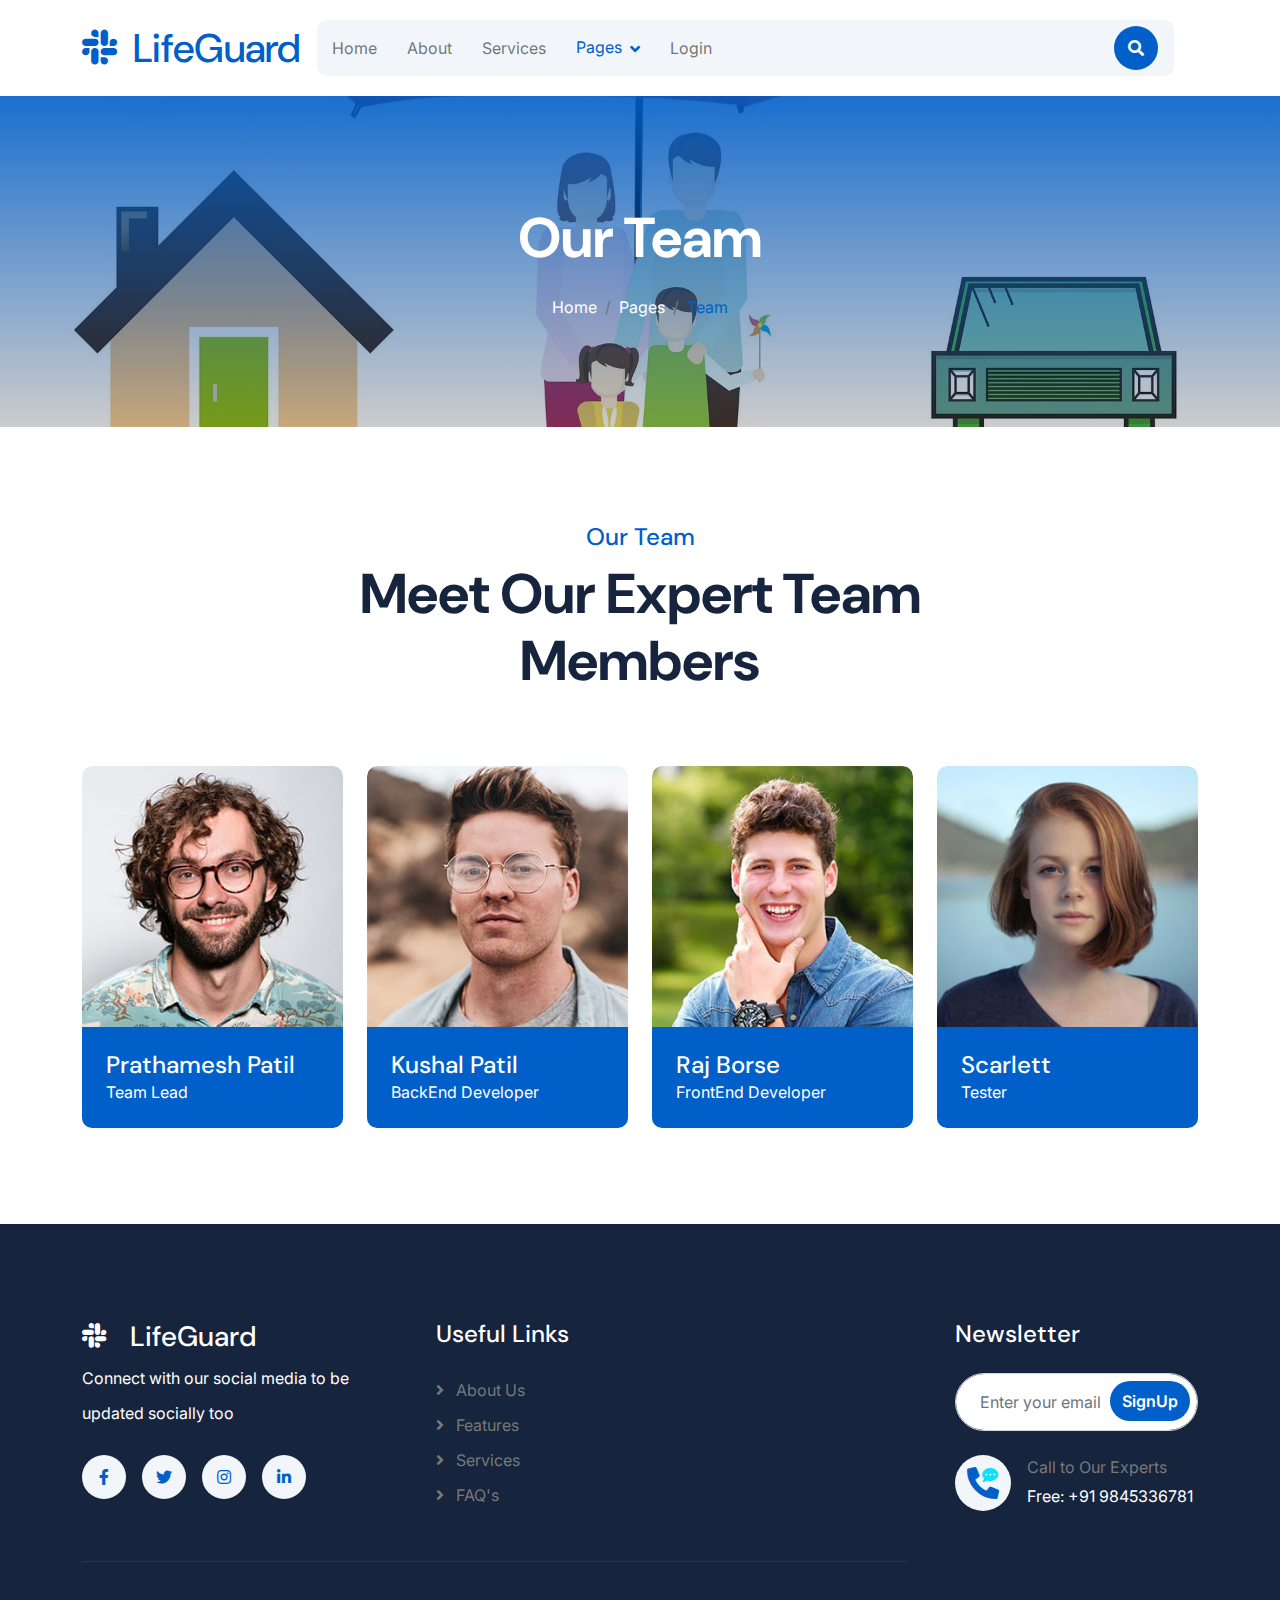
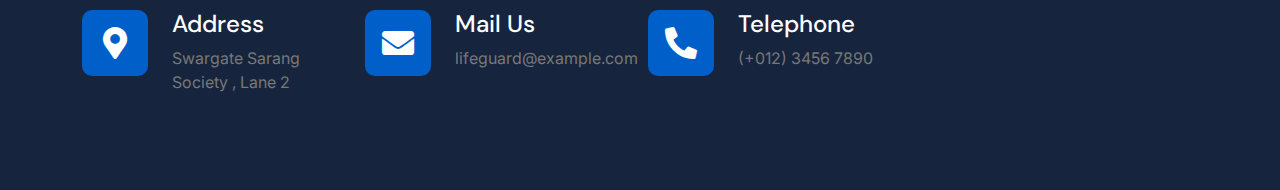
<file: team.html>
<!DOCTYPE html>
<html lang="en">

    <head>
        <meta charset="utf-8">
        <title>LifeGuard</title>
        <meta content="width=device-width, initial-scale=1.0" name="viewport">
        <meta content="" name="keywords">
        <meta content="" name="description">

        <!-- Google Web Fonts -->
        <link rel="preconnect" href="https://fonts.googleapis.com">
        <link rel="preconnect" href="https://fonts.gstatic.com" crossorigin>
        <link href="https://fonts.googleapis.com/css2?family=DM+Sans:ital,opsz,wght@0,9..40,100..1000;1,9..40,100..1000&family=Inter:slnt,wght@-10..0,100..900&display=swap" rel="stylesheet">

        <!-- Icon Font Stylesheet -->
        <link rel="stylesheet" href="https://use.fontawesome.com/releases/v5.15.4/css/all.css"/>
        <link href="https://cdn.jsdelivr.net/npm/bootstrap-icons@1.4.1/font/bootstrap-icons.css" rel="stylesheet">

        <!-- Libraries Stylesheet -->
        
        
        <link href="lib/owlcarousel/assets/owl.carousel.min.css" rel="stylesheet">


        <!-- Customized Bootstrap Stylesheet -->
        <link href="css/bootstrap.min.css" rel="stylesheet">

        <!-- Main css -->
        <link href="css/style.css" rel="stylesheet">
    </head>

    <body>

        <!-- Spinner Start -->
        <div id="spinner" class="show bg-white position-fixed translate-middle w-100 vh-100 top-50 start-50 d-flex align-items-center justify-content-center">
            <div class="spinner-border text-primary" style="width: 3rem; height: 3rem;" role="status">
                <span class="sr-only">Loading...</span>
            </div>
        </div>
        <!-- Spinner End -->

        
        <!-- Navbar & Hero Start -->
        <div class="container-fluid nav-bar px-0 px-lg-4 py-lg-0">
            <div class="container">
                <nav class="navbar navbar-expand-lg navbar-light"> 
                    <a href="#" class="navbar-brand p-0">
                        <h1 class="text-primary mb-0"><i class="fab fa-slack me-2"></i> LifeGuard</h1>
                        <!-- <img src="img/logo.png" alt="Logo"> -->
                    </a>
                    <button class="navbar-toggler" type="button" data-bs-toggle="collapse" data-bs-target="#navbarCollapse">
                        <span class="fa fa-bars"></span>
                    </button>
                    <div class="collapse navbar-collapse" id="navbarCollapse">
                        <div class="navbar-nav mx-0 mx-lg-auto">
                            <a href="index.html" class="nav-item nav-link">Home</a>
                            <a href="about.html" class="nav-item nav-link">About</a>
                            <a href="service.html" class="nav-item nav-link">Services</a>
                            
                            <div class="nav-item dropdown active">
                                <a href="#" class="nav-link" data-bs-toggle="dropdown">
                                    <span class="dropdown-toggle">Pages</span>
                                </a>
                                <div class="dropdown-menu">
                                    <a href="feature.html" class="dropdown-item">Our Features</a>
                                    <a href="team.html" class="dropdown-item active">Our team</a>
                                    
                                    <a href="FAQ.html" class="dropdown-item">FAQs</a>
                                    
                                </div>
                            </div>
                            <a href="login.html" class="nav-item nav-link">Login</a>
                            <div class="nav-btn px-3">
                                <button class="btn-search btn btn-primary btn-md-square rounded-circle flex-shrink-0" data-bs-toggle="modal" data-bs-target="#searchModal"><i class="fas fa-search"></i></button>
                                
                            </div>
                        </div>
                    </div>
                    <div class="d-none d-xl-flex flex-shrink-0 ps-4"></div>
                </nav>
            </div>
        </div>
        <!-- Navbar & Hero End -->

        <!-- Modal Search Start -->
        <div class="modal fade" id="searchModal" tabindex="-1" aria-labelledby="exampleModalLabel" aria-hidden="true">
            <div class="modal-dialog modal-fullscreen">
                <div class="modal-content rounded-0">
                    <div class="modal-header">
                        <h5 class="modal-title" id="exampleModalLabel">Search by keyword</h5>
                        <button type="button" class="btn-close" data-bs-dismiss="modal" aria-label="Close"></button>
                    </div>
                    <div class="modal-body d-flex align-items-center bg-primary">
                        <div class="input-group w-75 mx-auto d-flex">
                            <input type="search" class="form-control p-3" placeholder="keywords" aria-describedby="search-icon-1">
                            <span id="search-icon-1" class="btn bg-light border nput-group-text p-3"><i class="fa fa-search"></i></span>
                        </div>
                    </div>
                </div>
            </div>
        </div>
        <!-- Modal Search End -->


        <!-- Header Start -->
        <div class="container-fluid bg-breadcrumb">
            <div class="container text-center py-5" style="max-width: 900px;">
                <h4 class="text-white display-4 mb-4 wow fadeInDown" data-wow-delay="0.1s">Our Team</h4>
                <ol class="breadcrumb d-flex justify-content-center mb-0 wow fadeInDown" data-wow-delay="0.3s">
                    <li class="breadcrumb-item"><a href="index.html">Home</a></li>
                    <li class="breadcrumb-item"><a href="#">Pages</a></li>
                    <li class="breadcrumb-item active text-primary">Team</li>
                </ol>    
            </div>
        </div>
        <!-- Header End -->


        <!-- Team Start -->
        <div class="container-fluid team py-5">
            <div class="container py-5">
                <div class="text-center mx-auto pb-5 wow fadeInUp" data-wow-delay="0.2s" style="max-width: 800px;">
                    <h4 class="text-primary">Our Team</h4>
                    <h1 class="display-4 mb-4">Meet Our Expert Team Members</h1>
                    
                </div>
                <div class="row g-4">
                    <div class="col-md-6 col-lg-6 col-xl-3 wow fadeInUp" data-wow-delay="0.2s">
                        <div class="team-item">
                            <div class="team-img">
                                <img src="img/team-1.jpg" class="img-fluid rounded-top w-100" alt="">
                                
                            </div>
                            <div class="team-title p-4">
                                <h4 class="mb-0">Prathamesh Patil</h4>
                                <p class="mb-0">Team Lead</p>
                            </div>
                        </div>
                    </div>
                    <div class="col-md-6 col-lg-6 col-xl-3 wow fadeInUp" data-wow-delay="0.4s">
                        <div class="team-item">
                            <div class="team-img">
                                <img src="img/team-2.jpg" class="img-fluid rounded-top w-100" alt="">
                                
                            </div>
                            <div class="team-title p-4">
                                <h4 class="mb-0">Kushal Patil</h4>
                                <p class="mb-0">BackEnd Developer</p>
                            </div>
                        </div>
                    </div>
                    <div class="col-md-6 col-lg-6 col-xl-3 wow fadeInUp" data-wow-delay="0.6s">
                        <div class="team-item">
                            <div class="team-img">
                                <img src="img/team-3.jpg" class="img-fluid rounded-top w-100" alt="">
                                
                            </div>
                            <div class="team-title p-4">
                                <h4 class="mb-0">Raj Borse</h4>
                                <p class="mb-0">FrontEnd Developer</p>
                            </div>
                        </div>
                    </div>
                    <div class="col-md-6 col-lg-6 col-xl-3 wow fadeInUp" data-wow-delay="0.8s">
                        <div class="team-item">
                            <div class="team-img">
                                <img src="img/team-4.jpg" class="img-fluid rounded-top w-100" alt="">
                                
                            </div>
                            <div class="team-title p-4">
                                <h4 class="mb-0">Scarlett</h4>
                                <p class="mb-0">Tester</p>
                            </div>
                        </div>
                    </div>
                </div>
            </div>
        </div>
        <!-- Team End -->


        <!-- Footer Start -->
        <div class="container-fluid footer py-5 wow fadeIn" data-wow-delay="0.2s">
            <div class="container py-5">
                <div class="row g-5">
                    <div class="col-xl-9">
                        <div class="mb-5">
                            <div class="row g-4">
                                <div class="col-md-6 col-lg-6 col-xl-5">
                                    <div class="footer-item">
                                        <a href="index.html" class="p-0">
                                            <h3 class="text-white"><i class="fab fa-slack me-3"></i> LifeGuard</h3>
                                            <!-- <img src="img/logo.png" alt="Logo"> -->
                                        </a>
                                        <p class="text-white mb-4">Connect with our social media to be updated socially too</p>
                                        <div class="footer-btn d-flex">
                                            <a class="btn btn-md-square rounded-circle me-3" href="#"><i class="fab fa-facebook-f"></i></a>
                                            <a class="btn btn-md-square rounded-circle me-3" href="#"><i class="fab fa-twitter"></i></a>
                                            <a class="btn btn-md-square rounded-circle me-3" href="#"><i class="fab fa-instagram"></i></a>
                                            <a class="btn btn-md-square rounded-circle me-0" href="#"><i class="fab fa-linkedin-in"></i></a>
                                        </div>
                                    </div>
                                </div>
                                <div class="col-md-6 col-lg-6 col-xl-3">
                                    <div class="footer-item">
                                        <h4 class="text-white mb-4">Useful Links</h4>
                                        <a href="about.html"><i class="fas fa-angle-right me-2"></i> About Us</a>
                                        <a href="feature.html"><i class="fas fa-angle-right me-2"></i> Features</a>
                                        <a href="service.html"><i class="fas fa-angle-right me-2"></i> Services</a>
                                        <a href="FAQ.html"><i class="fas fa-angle-right me-2"></i> FAQ's</a>
                                        
                                        
                                    </div>
                                </div>
                                
                            </div>
                        </div>
                        <div class="pt-5" style="border-top: 1px solid rgba(255, 255, 255, 0.08);">
                            <div class="row g-0">
                                <div class="col-12">
                                    <div class="row g-4">
                                        <div class="col-lg-6 col-xl-4">
                                            <div class="d-flex">
                                                <div class="btn-xl-square bg-primary text-white rounded p-4 me-4">
                                                    <i class="fas fa-map-marker-alt fa-2x"></i>
                                                </div>
                                                <div>
                                                    <h4 class="text-white">Address</h4>
                                                    <p class="mb-0">Swargate Sarang Society , Lane 2</p>
                                                </div>
                                            </div>
                                        </div>
                                        <div class="col-lg-6 col-xl-4">
                                            <div class="d-flex">
                                                <div class="btn-xl-square bg-primary text-white rounded p-4 me-4">
                                                    <i class="fas fa-envelope fa-2x"></i>
                                                </div>
                                                <div>
                                                    <h4 class="text-white">Mail Us</h4>
                                                    <p class="mb-0">lifeguard@example.com</p>
                                                </div>
                                            </div>
                                        </div>
                                        <div class="col-lg-6 col-xl-4">
                                            <div class="d-flex">
                                                <div class="btn-xl-square bg-primary text-white rounded p-4 me-4">
                                                    <i class="fa fa-phone-alt fa-2x"></i>
                                                </div>
                                                <div>
                                                    <h4 class="text-white">Telephone</h4>
                                                    <p class="mb-0">(+012) 3456 7890</p>
                                                </div>
                                            </div>
                                        </div>
                                    </div>
                                </div>
                            </div>
                        </div>
                    </div>
                    
                    <div class="col-xl-3">
                        <div class="footer-item">
                            <h4 class="text-white mb-4">Newsletter</h4>
                            
                            <div class="position-relative rounded-pill mb-4">
                                <input class="form-control rounded-pill w-100 py-3 ps-4 pe-5" type="text" placeholder="Enter your email">
                                <button type="button" class="btn btn-primary rounded-pill position-absolute top-0 end-0 py-2 mt-2 me-2">SignUp</button>
                            </div>
                            <div class="d-flex flex-shrink-0">
                                <div class="footer-btn">
                                    <a href="#" class="btn btn-lg-square rounded-circle position-relative wow tada" data-wow-delay=".9s">
                                        <i class="fa fa-phone-alt fa-2x"></i>
                                        <div class="position-absolute" style="top: 2px; right: 12px;">
                                            <span><i class="fa fa-comment-dots text-secondary"></i></span>
                                        </div>
                                    </a>
                                </div>
                                <div class="d-flex flex-column ms-3 flex-shrink-0">
                                    <span>Call to Our Experts</span>
                                    <a href="tel:+ 0123 456 7890"><span class="text-white">Free: +91 9845336781</span></a>
                                </div>
                            </div>
                        </div>
                    </div>
                </div>
            </div>
        </div>
        <!-- Footer End -->
        

        <!-- JavaScript Libraries -->
        <script src="https://ajax.googleapis.com/ajax/libs/jquery/3.6.4/jquery.min.js"></script>
        <script src="https://cdn.jsdelivr.net/npm/bootstrap@5.0.0/dist/js/bootstrap.bundle.min.js"></script>
        
        <script src="lib/owlcarousel/owl.carousel.min.js"></script>
        

        <!-- Template Javascript -->
        <script src="js/main.js"></script>
    </body>

</html>
</file>
<file: css/style.css>
/*** Spinner Start ***/
#spinner {
    opacity: 0;
    visibility: hidden;
    transition: opacity .5s ease-out, visibility 0s linear .5s;
    z-index: 99999;
}

#spinner.show {
    transition: opacity .5s ease-out, visibility 0s linear 0s;
    visibility: visible;
    opacity: 1;
}
/*** Spinner End ***/

.back-to-top {
    position: fixed;
    right: 30px;
    bottom: 30px;
    transition: 0.5s;
    z-index: 99;
}


/*** Button Start ***/
.btn {
    font-weight: 600;
    transition: .5s;
}

.btn-square {
    width: 32px;
    height: 32px;
}

.btn-sm-square {
    width: 34px;
    height: 34px;
}

.btn-md-square {
    width: 44px;
    height: 44px;
}

.btn-lg-square {
    width: 56px;
    height: 56px;
}

.btn-xl-square {
    width: 66px;
    height: 66px;
}

.btn-square,
.btn-sm-square,
.btn-md-square,
.btn-lg-square,
.btn-xl-square {
    padding: 0;
    display: flex;
    align-items: center;
    justify-content: center;
    font-weight: normal;
}

.btn.btn-primary {
    color: var(--bs-white);
    border: none;
}

.btn.btn-primary:hover {
    background: var(--bs-dark);
    color: var(--bs-white);
}

.btn.btn-light {
    color: var(--bs-primary);
    border: none;
}

.btn.btn-light:hover {
    color: var(--bs-white);
    background: var(--bs-dark);
}

.btn.btn-dark {
    color: var(--bs-white);
    border: none;
}

.btn.btn-dark:hover {
    color: var(--bs-primary);
    background: var(--bs-light);
}


/*** Topbar Start ***/ 
.topbar .dropdown-toggle::after {
    border: none;
    content: "\f107";
    font-family: "Font Awesome 5 Free";
    font-weight: 600;
    vertical-align: middle;
    margin-left: 8px;
    color: var(--bs-primary);
}

.topbar .dropdown .dropdown-menu a:hover {
    background: var(--bs-primary);
    color: var(--bs-white);
}

.topbar .dropdown .dropdown-menu {
    transform: rotateX(0deg);
    visibility: visible;
    background: var(--bs-light);
    padding-top: 10px;
    border: 0;
    transition: .5s;
    opacity: 1;
}
/*** Topbar End ***/


/*** Navbar Start ***/
.nav-bar {
    background: var(--bs-white);
    transition: 1s;
}

.navbar-light .navbar-brand img {
    max-height: 60px;
    transition: .5s;
}

.nav-bar .navbar-light .navbar-brand img {
    max-height: 50px;
}

.navbar .navbar-nav .nav-item .nav-link {
    padding: 0;
}

.navbar .navbar-nav .nav-item {
    display: flex;
    align-items: center;
    padding: 15px;
}

.navbar-light .navbar-nav .nav-item:hover,
.navbar-light .navbar-nav .nav-item.active,
.navbar-light .navbar-nav .nav-item:hover .nav-link,
.navbar-light .navbar-nav .nav-item.active .nav-link {
    color: var(--bs-primary);
}

@media (max-width: 991px) {
    .navbar {
        padding: 20px 0;
    }

    .navbar .navbar-nav .nav-link {
        padding: 0;
    }

    .navbar .navbar-nav .nav-item {
        display: flex;
        padding: 20px;
        flex-direction: column;
        justify-content: start;
        align-items: start;
    }

    .navbar .navbar-nav .nav-btn {
        display: flex;
        justify-content: start;
    }

    .navbar .navbar-nav {
        width: 100%;
        display: flex;
        margin-top: 20px;
        padding-bottom: 20px;
        background: var(--bs-light);
        border-radius: 10px;
    }

    .navbar.navbar-expand-lg .navbar-toggler {
        padding: 8px 15px;
        border: 1px solid var(--bs-primary);
        color: var(--bs-primary);
    }
}

.navbar .dropdown-toggle::after {
    border: none;
    content: "\f107";
    font-family: "Font Awesome 5 Free";
    font-weight: 600;
    vertical-align: middle;
    margin-left: 8px;
}

.dropdown .dropdown-menu .dropdown-item:hover {
    background: var(--bs-primary);
    color: var(--bs-white);
}

@media (min-width: 992px) {
    .navbar {
        padding: 20px 0;
    }

    .navbar .nav-btn {
        display: flex;
        align-items: center;
        justify-content: end;
    }

    .navbar .navbar-nav {
        width: 100%;
        display: flex;
        justify-content: center;
        align-items: center;
        background: var(--bs-light);
        border-radius: 10px;
    }

    .navbar .navbar-nav .nav-btn {
        width: 100%;
        display: flex;
        margin-left: auto;
    }

    .navbar .nav-item .dropdown-menu {
        display: block;
        visibility: hidden;
        top: 100%;
        transform: rotateX(-75deg);
        transform-origin: 0% 0%;
        border: 0;
        border-radius: 10px;
        transition: .5s;
        opacity: 0;
    }

    .navbar .nav-item:hover .dropdown-menu {
        transform: rotateX(0deg);
        visibility: visible;
        margin-top: 20px;
        background: var(--bs-light);
        transition: .5s;
        opacity: 1;
    }
}
/*** Navbar End ***/


/*** Carousel Hero Header Start ***/
.header-carousel .header-carousel-item {
    height: 700px;
}

.header-carousel .owl-nav .owl-prev,
.header-carousel .owl-nav .owl-next {
    position: absolute;
    width: 60px;
    height: 60px;
    border-radius: 60px;
    background: var(--bs-light);
    color: var(--bs-primary);
    font-size: 26px;
    display: flex;
    align-items: center;
    justify-content: center;
    transition: 0.5s;
}

.header-carousel .owl-nav .owl-prev {
    bottom: 30px;
    left: 50%;
    transform: translateX(-50%);
    margin-left: 30px;
}
.header-carousel .owl-nav .owl-next {
    bottom: 30px;
    right: 50%;
    transform: translateX(-50%);
    margin-right: 30px;
}

.header-carousel .owl-nav .owl-prev:hover,
.header-carousel .owl-nav .owl-next:hover {
    box-shadow: inset 0 0 100px 0 var(--bs-secondary);
    color: var(--bs-white);
}

.header-carousel .header-carousel-item .carousel-caption {
    position: absolute;
    width: 100%;
    height: 100%;
    left: 0;
    bottom: 0;
    background: rgba(0, 0, 0, .2);
    display: flex;
    align-items: center;
}

@media (max-width: 991px) {
    .header-carousel .header-carousel-item .carousel-caption {
        padding-top: 45px;
    }

    .header-carousel .header-carousel-item {
        height: 1300px;
    }
}

@media (max-width: 767px) {
    .header-carousel .header-carousel-item {
        height: 950px;
    }

    .header-carousel .owl-nav .owl-prev {
        bottom: -30px;
        left: 50%;
        transform: translateX(-50%);
        margin-left: -45px;
    }

    .header-carousel .owl-nav .owl-next {
        bottom: -30px;
        left: 50%;
        transform: translateX(-50%);
        margin-left: 45px;
    }
}
/*** Carousel Hero Header End ***/


/*** Single Page Hero Header Start ***/
.bg-breadcrumb {
    position: relative;
    overflow: hidden;
    background: linear-gradient(rgba(1, 95, 201, 0.9), rgba(0, 0, 0, 0.2)), url(../img/bg-breadcrumb.jpg);
    background-position: center center;
    background-repeat: no-repeat;
    background-size: cover;
    padding: 60px 0 60px 0;
    transition: 0.5s;
}

.bg-breadcrumb .breadcrumb {
    position: relative;
}

.bg-breadcrumb .breadcrumb .breadcrumb-item a {
    color: var(--bs-white);
}
/*** Single Page Hero Header End ***/


/*** Feature Start ***/
.feature .feature-item {
    border-radius: 10px;
    background: var(--bs-white);
    transition: 0.5s;
}

.feature .feature-item:hover {
    background: var(--bs-primary);
}

.feature .feature-item .feature-icon {
    position: relative;
    width: 100px;
    display: inline-flex;
    align-items: center;
    justify-content: center;
    border-bottom-left-radius: 10px;
    border-bottom-right-radius: 10px;
    background: var(--bs-light);
}

.feature .feature-item:hover .feature-icon i {
    z-index: 9;
}

.feature .feature-item .feature-icon::after {
    content: "";
    position: absolute;
    width: 100%;
    height: 0;
    top: 0;
    left: 0;
    border-bottom-left-radius: 10px;
    border-bottom-right-radius: 10px;
    background: var(--bs-dark);
    transition: 0.5s;
    z-index: 1;
}

.feature .feature-item:hover .feature-icon::after {
    height: 100%;
}

.feature .feature-item .feature-icon {
    color: var(--bs-primary);
}

.feature .feature-item .feature-icon,
.feature .feature-item h4,
.feature .feature-item p {
    transition: 0.5s;
}

.feature .feature-item:hover .feature-icon {
    color: var(--bs-white);
}
.feature .feature-item:hover h4,
.feature .feature-item:hover p {
    color: var(--bs-white);
}

.feature .feature-item:hover a.btn {
    background: var(--bs-white);
    color: var(--bs-primary);
}

.feature .feature-item:hover a.btn:hover {
    background: var(--bs-dark);
    color: var(--bs-white);
}
/*** Feature End ***/


/*** Service Start ***/
.service .service-item {
    border-radius: 10px;
}
.service .service-item .service-img {
    position: relative;
    overflow: hidden;
    border-top-left-radius: 10px;
    border-top-right-radius: 10px;
}

.service .service-item .service-img img {
    transition: 0.5s;
}

.service .service-item:hover .service-img img {
    transform: scale(1.1);
}

.service .service-item .service-img::after {
    content: "";
    position: absolute;
    width: 100%;
    height: 0;
    top: 0;
    left: 0;
    border-top-left-radius: 10px;
    border-top-right-radius: 10px;
    background: rgba(1, 95, 201, .2);
    transition: 0.5s;
    z-index: 1;
}

.service .service-item:hover .service-img::after {
    height: 100%;
}

.service .service-item .service-img .service-icon {
    position: absolute;
    width: 70px;
    bottom: 0;
    right: 25px;
    border-top-left-radius: 10px;
    border-top-right-radius: 10px;
    background: var(--bs-light);
    display: flex;
    align-items: center;
    justify-content: center;
    transition: 0.5s;
    z-index: 9;
}

.service .service-item .service-img .service-icon i {
    color: var(--bs-primary);
    transition: 0.5s;
}

.service .service-item:hover .service-img .service-icon i {
    transform: rotateX(360deg);
    color: var(--bs-white);
}

.service .service-item:hover .service-img .service-icon {
    bottom: 0;
    color: var(--bs-white);
    background: var(--bs-primary);
}

.service .service-content {
    position: relative;
    border-bottom-left-radius: 10px;
    border-bottom-right-radius: 10px;
    background: var(--bs-light);
}

.service .service-item .service-content .service-content-inner {
    position: relative;
    z-index: 9;
}

.service .service-item .service-content .service-content-inner .h4,
.service .service-item .service-content .service-content-inner p {
    transition: 0.5s;
}

.service .service-item:hover .service-content .service-content-inner .h4,
.service .service-item:hover .service-content .service-content-inner p {
    color: var(--bs-white);
}

.service .service-item:hover .service-content .service-content-inner .btn.btn-primary {
    color: var(--bs-primary);
    background: var(--bs-white);
}

.service .service-item:hover .service-content .service-content-inner .btn.btn-primary:hover {
    color: var(--bs-white);
    background: var(--bs-dark);
}

.service .service-item:hover .service-content .service-content-inner .h4:hover {
    color: var(--bs-dark);
}

.service .service-item .service-content::after {
    content: "";
    position: absolute;
    width: 100%;
    height: 0;
    bottom: 0;
    left: 0;
    border-bottom-left-radius: 10px;
    border-bottom-right-radius: 10px;
    background: var(--bs-primary);
    transition: 0.5s;
    z-index: 1;
}

.service .service-item:hover .service-content::after {
    height: 100%;
}
/*** Service End ***/


/*** FAQs Start ***/
.faq-section .accordion .accordion-item .accordion-header .accordion-button {
    color: var(--bs-white);
    background: rgba(1, 95, 201, .8);
    font-size: 18px;
}

.faq-section .accordion .accordion-item .accordion-header .accordion-button.collapsed {
    color: var(--bs-primary);
    background: var(--bs-light);
}
/*** FAQs End ***/





/*** Team Start ***/
.team .team-item .team-img {
    position: relative;
    overflow: hidden;
    border-top-left-radius: 10px;
    border-top-right-radius: 10px;
} 

.team .team-item .team-img img {
    transition: 0.5s;
}

.team .team-item:hover .team-img img {
    transform: scale(1.1);
}

.team .team-item .team-img::after {
    content: "";
    position: absolute;
    width: 100%;
    height: 0;
    top: 0;
    left: 0;
    border-top-left-radius: 10px;
    border-top-right-radius: 10px;
    transition: 0.5s;
}

.team .team-item:hover .team-img::after {
    height: 100%;
    background: rgba(255, 255, 255, 0.3);
}

.team .team-item .team-img .team-icon {
    position: absolute;
    bottom: 20px;
    right: 20px;
    margin-bottom: -100%;
    transition: 0.5s;
    z-index: 9;
}

.team .team-item:hover .team-img .team-icon {
    margin-bottom: 0;
}

.team .team-item .team-title {
    color: var(--bs-white);
    background: var(--bs-primary);
    border-bottom-left-radius: 10px;
    border-bottom-right-radius: 10px;
    transition: 0.5s;
}

.team .team-item .team-title h4 {
    color: var(--bs-white);
}

.team .team-item:hover .team-title {
    background: var(--bs-dark);
}
/*** Team End ***/

/*** Contact Start ***/
.contact .contact-img {
    position: relative;
}

.contact .contact-img::after {
    content: "";
    position: absolute;
    width: 100%;
    height: 100%;
    top: 0;
    left: 0;
    border-radius: 30% 70% 70% 30% / 30% 30% 70% 70%;
    background: rgba(255, 255, 255, 0.9);
    z-index: 1;
    animation-name: image-efects;
    animation-duration: 10s;
    animation-delay: 1s;
    animation-iteration-count: infinite;
    animation-direction: alternate;
    transition: 0.5s
}

@keyframes image-efects {
    0%  {border-radius: 30% 70% 70% 30% / 30% 30% 70% 70%;}

    25% {border-radius: 35% 65% 27% 73% / 71% 25% 75% 29%;}

    50% {border-radius: 41% 59% 45% 55% / 32% 21% 79% 68%;}

    75% {border-radius: 69% 31% 39% 61% / 70% 83% 17% 30%;}

    100% {border-radius: 30% 70% 70% 30% / 30% 30% 70% 70%;}
}

.contact .contact-img .contact-img-inner {
    position: relative;
    z-index: 9;
}
/*** Contact End ***/


/*** Footer Start ***/
.footer {
    background: var(--bs-dark);
}

.footer .footer-item {
    display: flex;
    flex-direction: column;
}

.footer .footer-item a {
    line-height: 35px;
    color: var(--bs-body);
    transition: 0.5s;
}

.footer .footer-item p {
    line-height: 35px;
}

.footer .footer-item a:hover {
    color: var(--bs-primary);
}

.footer .footer-item .footer-btn a,
.footer .footer-item .footer-btn a i {
    transition: 0.5s;
}

.footer .footer-item .footer-btn a:hover {
    background: var(--bs-white);
}

.footer .footer-item .footer-btn a:hover i {
    color: var(--bs-primary);
}


.footer .footer-item .footer-instagram {
    position: relative;
    overflow: hidden;
}

.footer .footer-item .footer-instagram img {
    transition: 0.5s;
}

.footer .footer-item .footer-instagram:hover img {
    transform: scale(1.2);
}

.footer .footer-item .footer-instagram .footer-search-icon {
    position: absolute;
    width: 100%;
    height: 100%;
    top: 0;
    left: 0;
    display: flex;
    align-items: center;
    justify-content: center;
    transition: 0.5s;
    opacity: 0;
}

.footer .footer-item .footer-instagram:hover .footer-search-icon {
    opacity: 1;
    background: rgba(0, 0, 0, .6);
}

.footer .footer-item .footer-btn a {
    background: var(--bs-light);
    color: var(--bs-primary);
}

.footer .footer-item .footer-btn a:hover {
    background: var(--bs-primary);
}

.footer .footer-item .footer-btn a:hover i {
    color: var(--bs-white);
}
/*** Footer End ***/


/*** copyright Start ***/
.copyright {
    background: var(--bs-dark);
    border-top: 1px solid rgba(255, 255, 255, .08);
}
/*** copyright end ***/
</file>
<file: css/loginform.css>
:root {
    --primary-color: #3498db;
    --error-color: #e74c3c;
    --success-color: #2ecc71;
    --text-color: #333;
    --background-color: #f4f4f4;
}

* {
    margin: 0;
    padding: 0;
    box-sizing: border-box;
}

body {
    font-family: Arial, sans-serif;
    background-color: var(--background-color);
    display: flex;
    justify-content: center;
    align-items: center;
    min-height: 100vh;
    line-height: 1.6;
}

.login-container {
    background-color: white;
    width: 100%;
    max-width: 450px;
    padding: 30px;
    border-radius: 10px;
    box-shadow: 0 10px 25px rgba(0,0,0,0.1);
}

.login-header {
    text-align: center;
    margin-bottom: 25px;
}

.login-header h2 {
    color: var(--primary-color);
    margin-bottom: 10px;
}

.form-group {
    margin-bottom: 20px;
    position: relative;
}

.form-group label {
    display: block;
    margin-bottom: 8px;
    color: var(--text-color);
}

.form-group input {
    width: 100%;
    padding: 12px;
    border: 1px solid #ddd;
    border-radius: 6px;
    outline: none;
    transition: all 0.3s ease;
}

.form-group input:valid {
    border-color: var(--success-color);
}

.form-group input:invalid {
    border-color: var(--error-color);
}

.form-group input:focus {
    box-shadow: 0 0 5px rgba(52, 152, 219, 0.5);
    border-color: var(--primary-color);
}

.form-group input:invalid:focus + .validation-message {
    display: block;
}

.validation-message {
    display: none;
    color: var(--error-color);
    font-size: 0.8em;
    margin-top: 5px;
    position: absolute;
}

.remember-forgot {
    display: flex;
    justify-content: space-between;
    align-items: center;
    margin-bottom: 20px;
}

.remember-me {
    display: flex;
    align-items: center;
}

.remember-me input {
    margin-right: 8px;
}

.forgot-password {
    color: var(--primary-color);
    text-decoration: none;
}

.login-btn {
    width: 100%;
    padding: 12px;
    background-color: var(--primary-color);
    color: white;
    border: none;
    border-radius: 6px;
    cursor: pointer;
    transition: background-color 0.3s;
}

.login-btn:hover {
    background-color: #2980b9;
}

@media (max-width: 480px) {
    .login-container {
        width: 95%;
        padding: 20px;
    }
}
</file>
